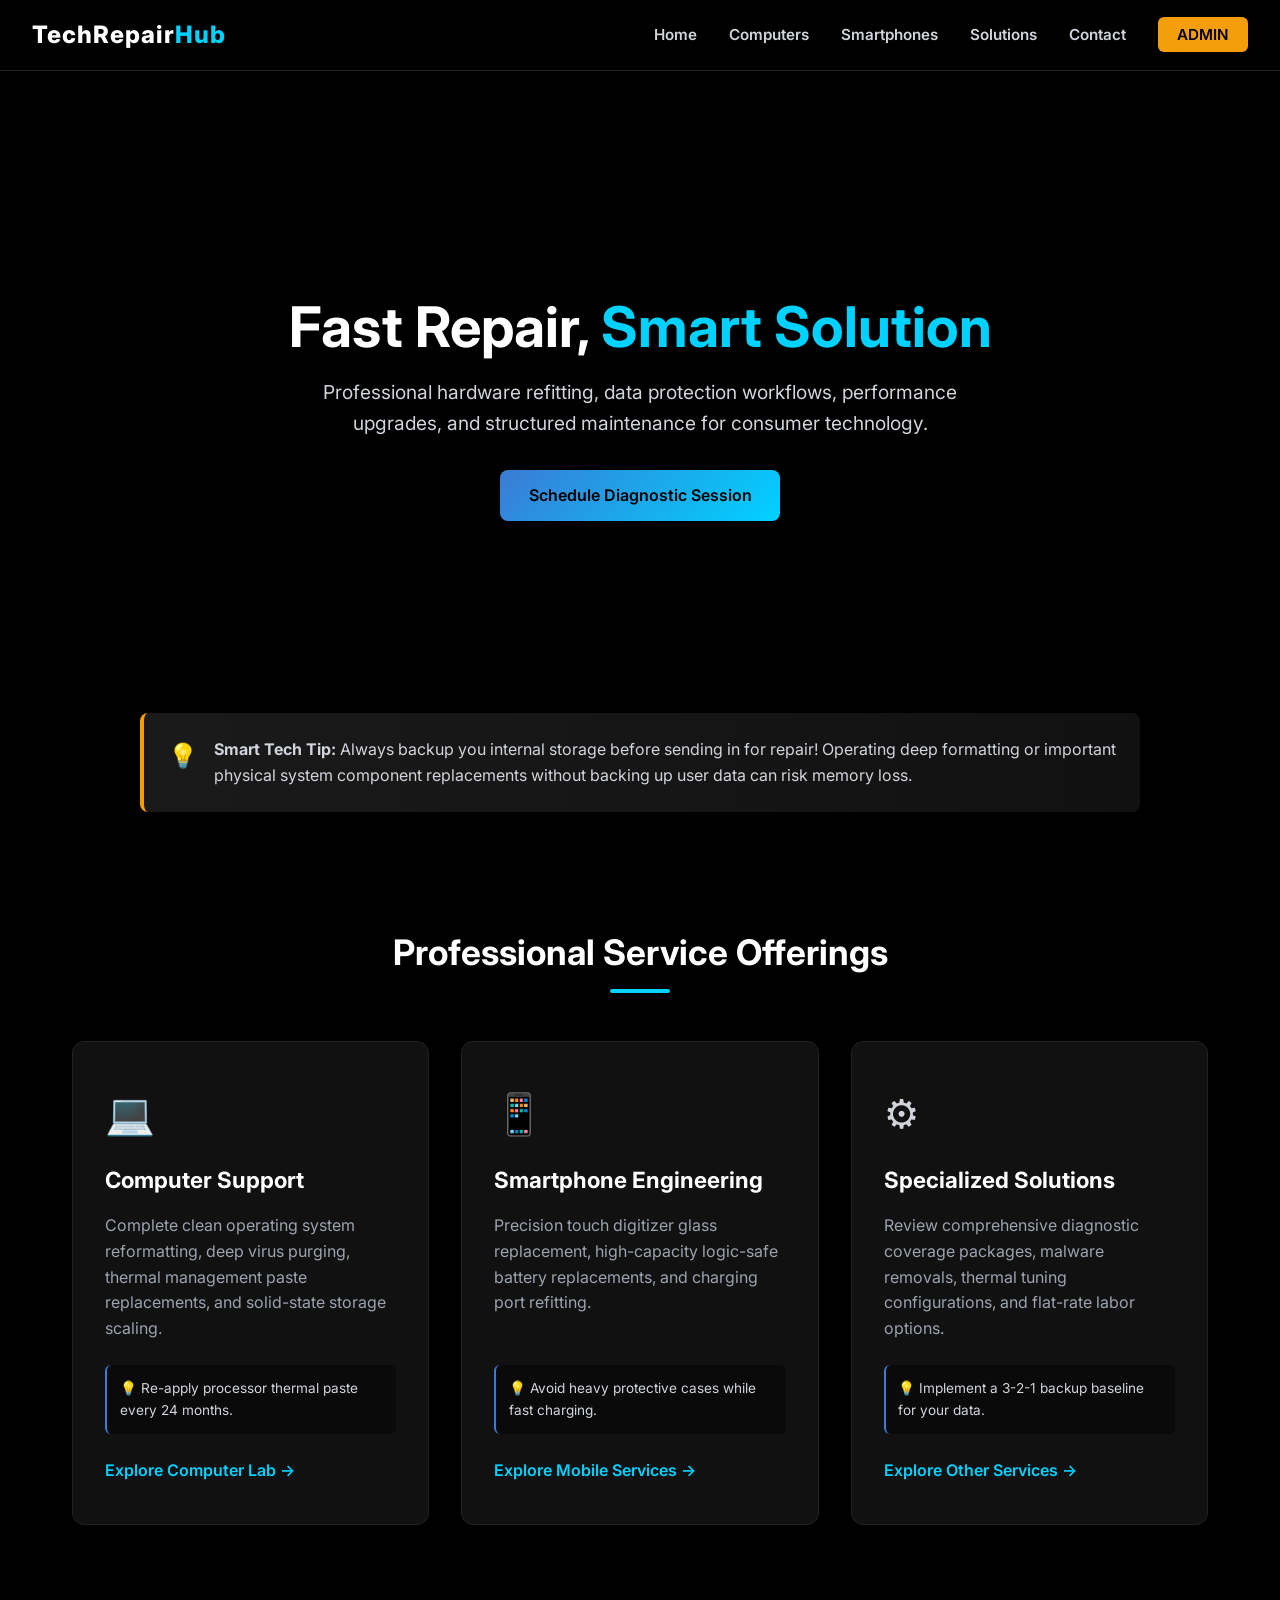
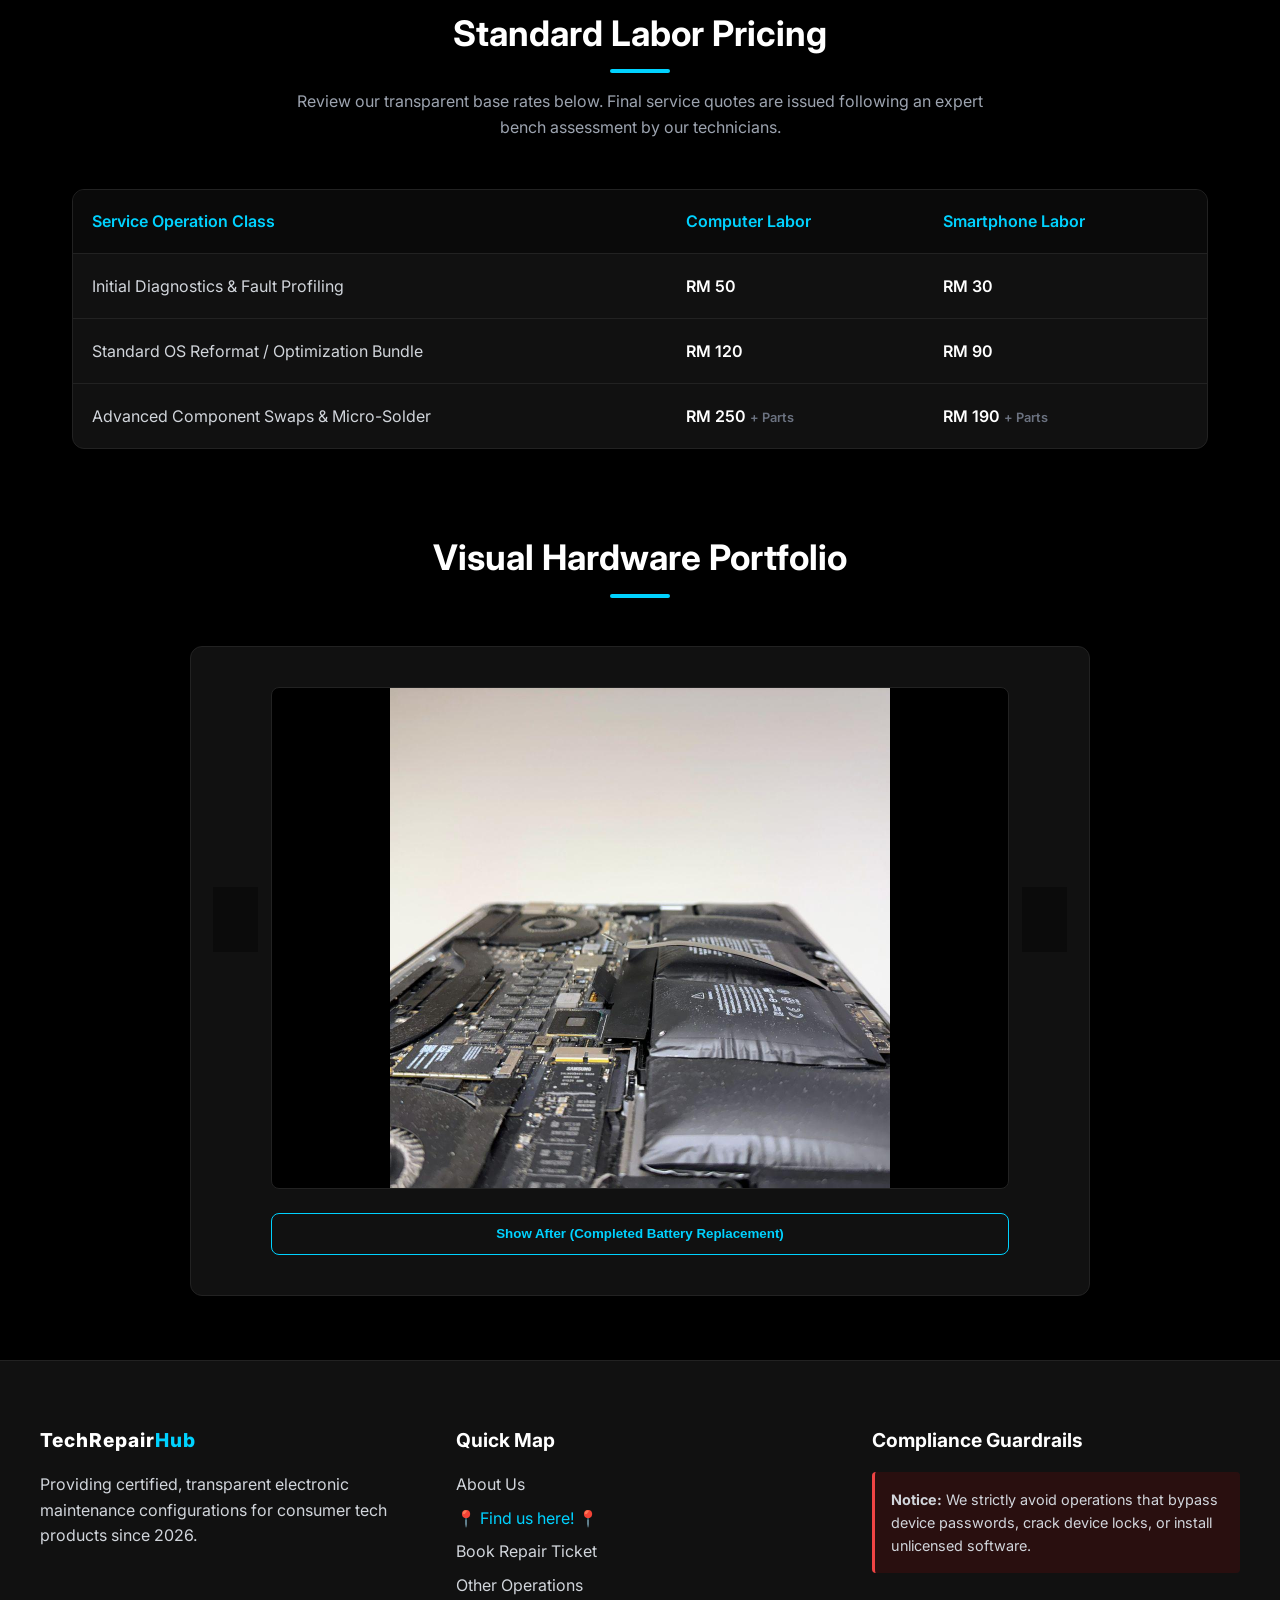
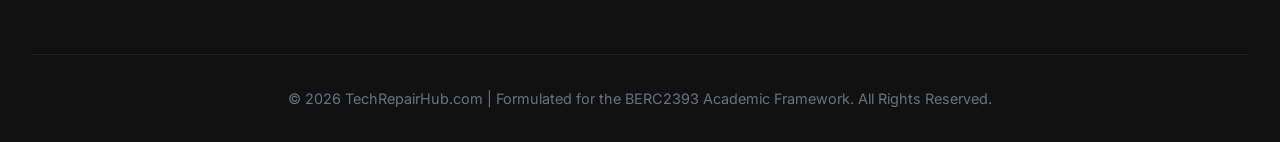
<file: index.html>
<!DOCTYPE html>
<html lang="en">
<head>
    <meta charset="UTF-8">
    <meta name="viewport" content="width=device-width, initial-scale=1.0">
    <title>TechRepairHub | Premium Device Maintenance</title>
    <!-- Google Fonts for a modern, tech-friendly look -->
    <link href="https://fonts.googleapis.com/css2?family=Inter:wght@300;400;600;800&display=swap" rel="stylesheet">
    <link rel="stylesheet" href="styles.css">
</head>
<body>
    
    <!-- Sticky Navigation Bar -->
    <header class="main-header">
        <div class="nav-container">
            <a href="index.html" class="logo">TechRepair<span class="accent">Hub</span></a>
            <nav class="nav-bar">
                <ul>
                    <li><a href="index.html">Home</a></li>
                    <li><a href="computer-services.html">Computers</a></li>
                    <li><a href="smartphone-services.html">Smartphones</a></li>
                    <li><a href="other-services.html">Solutions</a></li>
                    <li><a href="contact.html">Contact</a></li>
                    <li><a href="login.html" class="btn-admin">ADMIN</a></li>
                </ul>
            </nav>
        </div>
    </header>

    <div class="main-wrapper">
        <!-- Parallax Hero Section -->
        <section class="hero">
            <div class="hero-content">
                <h1>Fast Repair, <span class="accent-text">Smart Solution</span></h1>
                <p>Professional hardware refitting, data protection workflows, performance upgrades, and structured maintenance for consumer technology.</p>
                <a href="booking.html" class="btn btn-primary">Schedule Diagnostic Session</a>
            </div>
        </section>

        <!-- Animated Info Banner -->
        <div class="global-tip-banner reveal">
            <div class="tip-content">
                <span class="tip-icon">💡</span>
                <p><strong>Smart Tech Tip:</strong> Always backup you internal storage before sending in for repair! Operating deep formatting or important physical system component replacements without backing up user data can risk memory loss.</p>
            </div>
        </div>

        <main class="container">
            <div class="section-header reveal">
                <h2 class="section-title">Professional Service Offerings</h2>
                <div class="title-underline"></div>
            </div>
            
            <div class="grid-cards">
                <div class="card reveal">
                    <div class="card-icon">💻</div>
                    <h3>Computer Support</h3>
                    <p>Complete clean operating system reformatting, deep virus purging, thermal management paste replacements, and solid-state storage scaling.</p>
                    <div class="inline-tip">💡 Re-apply processor thermal paste every 24 months.</div>
                    <a href="computer-services.html" class="card-link">Explore Computer Lab &rarr;</a>
                </div>
                <div class="card reveal">
                    <div class="card-icon">📱</div>
                    <h3>Smartphone Engineering</h3>
                    <p>Precision touch digitizer glass replacement, high-capacity logic-safe battery replacements, and charging port refitting.</p>
                    <div class="inline-tip">💡 Avoid heavy protective cases while fast charging.</div>
                    <a href="smartphone-services.html" class="card-link">Explore Mobile Services &rarr;</a>
                </div>
                <div class="card reveal">
                    <div class="card-icon">⚙️</div>
                    <h3>Specialized Solutions</h3>
                    <p>Review comprehensive diagnostic coverage packages, malware removals, thermal tuning configurations, and flat-rate labor options.</p>
                    <div class="inline-tip">💡 Implement a 3-2-1 backup baseline for your data.</div>
                    <a href="other-services.html" class="card-link">Explore Other Services &rarr;</a>
                </div>
            </div>

            <div class="section-header reveal">

                <h2 class="section-title">Standard Labor Pricing</h2>
                <div class="title-underline"></div>
                <p class="subtitle">Review our transparent base rates below. Final service quotes are issued following an expert bench assessment by our technicians.</p>
            </div>
            
            <div class="table-wrapper reveal">
                <table>
                    <thead>
                        <tr>
                            <th>Service Operation Class</th>
                            <th>Computer Labor</th>
                            <th>Smartphone Labor</th>
                        </tr>
                    </thead>
                    <tbody>
                        <tr>
                            <td>Initial Diagnostics & Fault Profiling</td>
                            <td class="price">RM 50</td>
                            <td class="price">RM 30</td>
                        </tr>
                        <tr>
                            <td>Standard OS Reformat / Optimization Bundle</td>
                            <td class="price">RM 120</td>
                            <td class="price">RM 90</td>
                        </tr>
                        <tr>
                            <td>Advanced Component Swaps & Micro-Solder</td>
                            <td class="price">RM 250 <span class="tiny-text">+ Parts</span></td>
                            <td class="price">RM 190 <span class="tiny-text">+ Parts</span></td>
                        </tr>
                    </tbody>
                </table>
            </div>

            <div class="section-header reveal">
                <h2 class="section-title">Visual Hardware Portfolio</h2>
                <div class="title-underline"></div>
            </div>

            <!-- NEW SLIDING CAROUSEL MODULE -->
            <div class="portfolio-carousel-wrapper reveal">
                <!-- Left Navigation Button -->
                <button id="prev-slide-btn" class="carousel-nav prev-btn">&#10094;</button>
                
                <div class="carousel-viewport">
                    <div class="carousel-track" id="carousel-track">
                        
                        <!-- SLIDE 1 (Your Original Image) -->
                        <div class="carousel-slide">
                            <div class="image-frame">
                                <img class="gallery-img slider-img" src="before.jpeg" alt="Project 1">
                            </div>
                            <div class="controls">
                                <button class="btn btn-secondary toggle-gallery-btn" data-before="before.jpeg" data-after="after.jpeg">Show After (Completed Battery Replacement)</button>
                            </div>
                        </div>

                        <!-- SLIDE 2 (New Slot) -->
                        <div class="carousel-slide">
                            <div class="image-frame">
                                <img class="gallery-img slider-img" src="before2.png" alt="Project 2">
                            </div>
                            <div class="controls">
                                <button class="btn btn-secondary toggle-gallery-btn" data-before="before2.png" data-after="after2.png">Show After (Completed Backglass Replacement)</button>
                            </div>
                        </div>

                        <!-- SLIDE 3 (New Slot) -->
                        <div class="carousel-slide">
                            <div class="image-frame">
                                <img class="gallery-img slider-img" src="before3.png" alt="Project 3">
                            </div>
                            <div class="controls">
                                <button class="btn btn-secondary toggle-gallery-btn" data-before="before3.png" data-after="after3.png">Show After (Completed Internal Cleaning)</button>
                            </div>
                        </div>

                        <!-- SLIDE 4 (New Slot) -->
                        <div class="carousel-slide">
                            <div class="image-frame">
                                <img class="gallery-img slider-img" src="before4.png" alt="Project 4">
                            </div>
                            <div class="controls">
                                <button class="btn btn-secondary toggle-gallery-btn" data-before="before4.png" data-after="after4.png">Show After (Screen Line Repair)</button>
                            </div>
                        </div>

                    </div>
                </div>

                <!-- Right Navigation Button -->
                <button id="next-slide-btn" class="carousel-nav next-btn">&#10095;</button>
            </div>
            </form>
            </div>
        </main>
    </div>

        <footer class="reveal">
        <div class="footer-grid">
            <div class="footer-brand">
                <h4 class="logo">TechRepair<span class="accent">Hub</span></h4>
                <p>Providing certified, transparent electronic maintenance configurations for consumer tech products since 2026.</p>
            </div>
            <div class="footer-links">
                <h4>Quick Map</h4>
                <a href="about.html">About Us</a>
                <a href="https://www.google.com/maps?sca_esv=a61294bd7b2aaade&biw=1275&bih=725&sxsrf=ANbL-n5QFMPyO3IDm-DUa3TT3At-mlhGSA:1781362323831&uact=5&gs_lp=[base64]&um=1&ie=UTF-8&fb=1&gl=my&sa=X&geocode=KcFuphls5NExMdoNBBYgnMCj&daddr=76100+Durian+Tunggal,+Malacca" target="_blank" style="color: var(--accent-cyan);">
                    📍 Find us here! 📍
                </a>
                <a href="booking.html">Book Repair Ticket</a>
                <a href="other-services.html">Other Operations</a>
            </div>
            <div class="footer-warning">
                <h4>Compliance Guardrails</h4>
                <div class="disclaimer-box">
                    <strong>Notice:</strong> We strictly avoid operations that bypass device passwords, crack device locks, or install unlicensed software.
                </div>
            </div>
        </div>
        <div class="footer-bottom">
            &copy; 2026 TechRepairHub.com | Formulated for the BERC2393 Academic Framework. All Rights Reserved.
        </div>
    </footer>

    <script src="script.js"></script>
</body>
</html>
</file>
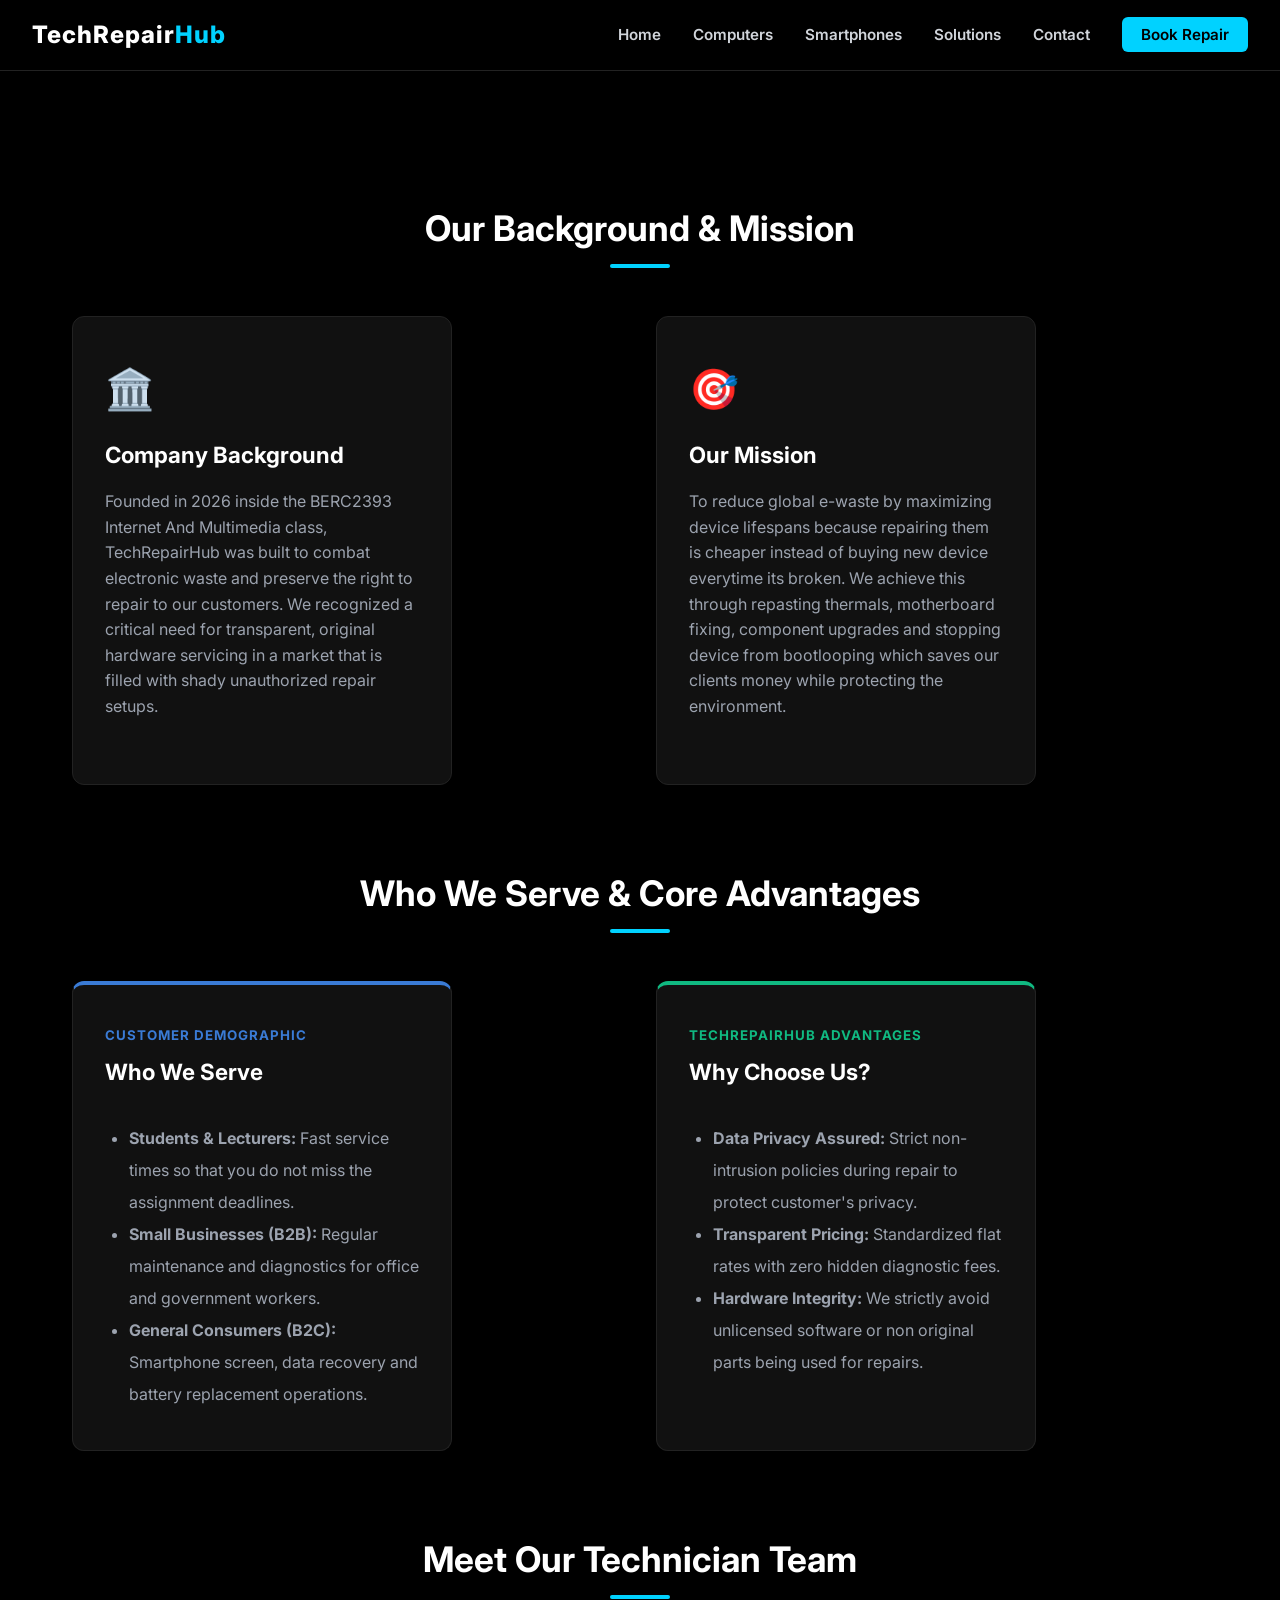
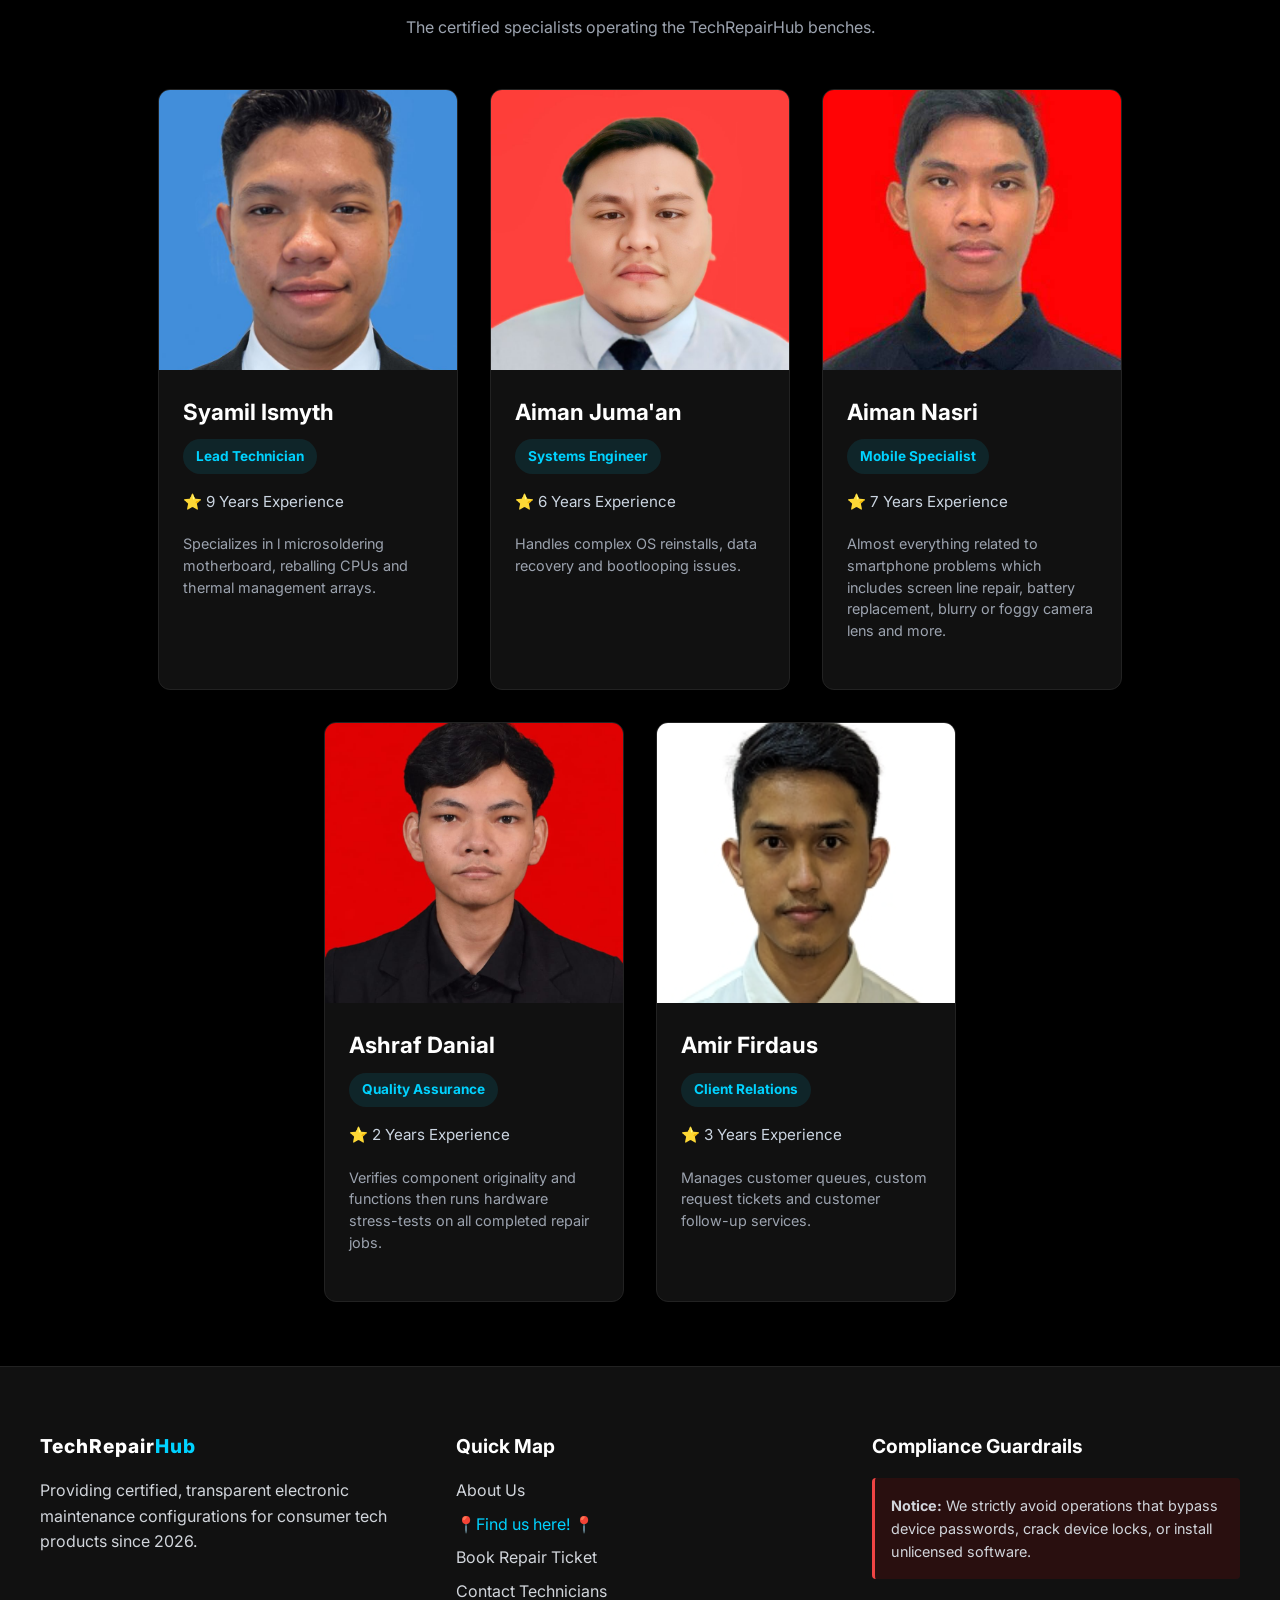
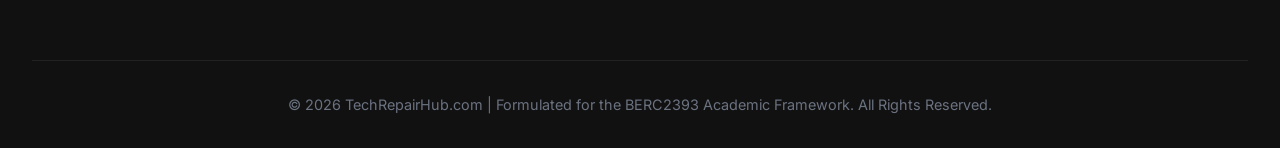
<file: about.html>
<!DOCTYPE html>
<html lang="en">
<head>
    <meta charset="UTF-8">
    <meta name="viewport" content="width=device-width, initial-scale=1.0">
    <title>About Us | TechRepairHub</title>
    <link href="https://fonts.googleapis.com/css2?family=Inter:wght@300;400;600;800&display=swap" rel="stylesheet">
    <link rel="stylesheet" href="styles.css">
</head>
<body>
    <header class="main-header">
        <div class="nav-container">
            <a href="index.html" class="logo">TechRepair<span class="accent">Hub</span></a>
            <nav class="nav-bar">
                <ul>
                    <li><a href="index.html">Home</a></li>
                    <li><a href="computer-services.html">Computers</a></li>
                    <li><a href="smartphone-services.html">Smartphones</a></li>
                    <li><a href="other-services.html">Solutions</a></li>
                    <li><a href="contact.html">Contact</a></li>
                    <li><a href="booking.html" class="btn-nav">Book Repair</a></li>
                </ul>
            </nav>
        </div>
    </header>

    <div class="main-wrapper inner-page-pt">
        <main class="container">
            
            <!-- BACKGROUND & MISSION -->
            <div class="section-header reveal">
                <h2 class="section-title">Our Background & Mission</h2>
                <div class="title-underline"></div>
            </div>
            
            <div class="grid-cards" style="margin-bottom: 4rem;">
                <div class="card reveal">
                    <div class="card-icon">🏛️</div>
                    <h3>Company Background</h3>
                    <p>Founded in 2026 inside the BERC2393 Internet And Multimedia class, TechRepairHub was built to combat electronic waste and preserve the right to repair to our customers. We recognized a critical need for transparent, original hardware servicing in a market that is filled with shady unauthorized repair setups.</p>
                </div>
                <div class="card reveal">
                    <div class="card-icon">🎯</div>
                    <h3>Our Mission</h3>
                    <p>To reduce global e-waste by maximizing device lifespans because repairing them is cheaper instead of buying new device everytime its broken. We achieve this through repasting thermals, motherboard fixing, component upgrades and stopping device from bootlooping which saves our clients money while protecting the environment.</p>
                </div>
            </div>

            <!-- CUSTOMER TYPES & ADVANTAGES -->
            <div class="section-header reveal">
                <h2 class="section-title">Who We Serve & Core Advantages</h2>
                <div class="title-underline"></div>
            </div>

            <div class="grid-cards" style="margin-bottom: 4rem;">
                <div class="card reveal" style="border-top: 4px solid #3a7bd5;">
                    <small style="color:#3a7bd5; font-weight:bold; letter-spacing: 1px;">CUSTOMER DEMOGRAPHIC</small>
                    <h3 style="margin-top:0.5rem;">Who We Serve</h3>
                    <ul style="color: #9ca3af; padding-left: 1.5rem; margin-top: 1rem; line-height: 2;">
                        <li><strong>Students & Lecturers:</strong> Fast service times so that you do not miss the assignment deadlines.</li>
                        <li><strong>Small Businesses (B2B):</strong> Regular maintenance and diagnostics for office and government workers.</li>
                        <li><strong>General Consumers (B2C):</strong> Smartphone screen, data recovery and battery replacement operations.</li>
                    </ul>
                </div>
                <div class="card reveal" style="border-top: 4px solid #10b981;">
                    <small style="color:#10b981; font-weight:bold; letter-spacing: 1px;">TECHREPAIRHUB ADVANTAGES</small>
                    <h3 style="margin-top:0.5rem;">Why Choose Us?</h3>
                    <ul style="color: #9ca3af; padding-left: 1.5rem; margin-top: 1rem; line-height: 2;">
                        <li><strong>Data Privacy Assured:</strong> Strict non-intrusion policies during repair to protect customer's privacy.</li>
                        <li><strong>Transparent Pricing:</strong> Standardized flat rates with zero hidden diagnostic fees.</li>
                        <li><strong>Hardware Integrity:</strong> We strictly avoid unlicensed software or non original parts being used for repairs.</li>
                    </ul>
                </div>
            </div>

            <!-- TEAM INTRODUCTION -->
            <div class="section-header reveal">
                <h2 class="section-title">Meet Our Technician Team</h2>
                <div class="title-underline"></div>
                <p class="subtitle">The certified specialists operating the TechRepairHub benches.</p>
            </div>

            <div class="team-grid reveal">
                <!-- Team Member 1 -->
                <div class="team-card">
                    <img src="team1.jpg" alt="Team Member 1" class="team-img" onerror="this.src='https://ui-avatars.com/api/?name=1&background=0D8ABC&color=fff&size=400'">
                    <div class="team-content">
                        <h3>Syamil Ismyth</h3>
                        <div class="team-role">Lead Technician</div>
                        <div class="team-experience">⭐ 9 Years Experience</div>
                        <p class="team-desc">Specializes in l microsoldering motherboard, reballing CPUs and thermal management arrays.</p>
                     
                    </div>
                </div>
                
                <!-- Team Member 2 -->
                <div class="team-card">
                    <img src="team2.jpg" alt="Team Member 2" class="team-img" onerror="this.src='https://ui-avatars.com/api/?name=2&background=0D8ABC&color=fff&size=400'">
                    <div class="team-content">
                        <h3>Aiman Juma'an</h3>
                        <div class="team-role">Systems Engineer</div>
                        <div class="team-experience">⭐ 6 Years Experience</div>
                        <p class="team-desc">Handles complex OS reinstalls, data recovery and bootlooping issues.</p>
                      
                    </div>
                </div>

                <!-- Team Member 3 -->
                <div class="team-card">
                    <img src="team3.jpg" alt="Team Member 3" class="team-img" onerror="this.src='https://ui-avatars.com/api/?name=3&background=0D8ABC&color=fff&size=400'">
                    <div class="team-content">
                        <h3>Aiman Nasri</h3>
                        <div class="team-role">Mobile Specialist</div>
                        <div class="team-experience">⭐ 7 Years Experience</div>
                        <p class="team-desc">Almost everything related to smartphone problems which includes screen line repair, battery replacement, blurry or foggy camera lens and more.</p>
                      
                    </div>
                </div>

                <!-- Team Member 4 -->
                <div class="team-card">
                    <img src="team4.jpg" alt="Team Member 4" class="team-img" onerror="this.src='https://ui-avatars.com/api/?name=4&background=0D8ABC&color=fff&size=400'">
                    <div class="team-content">
                        <h3>Ashraf Danial</h3>
                        <div class="team-role">Quality Assurance</div>
                        <div class="team-experience">⭐ 2 Years Experience</div>
                        <p class="team-desc">Verifies component originality and functions then runs hardware stress-tests on all completed repair jobs.</p>
                     
                    </div>
                </div>

                <!-- Team Member 5 -->
                <div class="team-card">
                    <img src="team5.jpg" alt="Team Member 5" class="team-img" onerror="this.src='https://ui-avatars.com/api/?name=5&background=0D8ABC&color=fff&size=400'">
                    <div class="team-content">
                        <h3>Amir Firdaus</h3>
                        <div class="team-role">Client Relations</div>
                        <div class="team-experience">⭐ 3 Years Experience</div>
                        <p class="team-desc">Manages customer queues, custom request tickets and customer follow-up services.</p>
                    
                    </div>
                </div>
            </div>

        </main>
    </div>

    <footer class="reveal">
        <div class="footer-grid">
            <div class="footer-brand">
                <h4 class="logo">TechRepair<span class="accent">Hub</span></h4>
                <p>Providing certified, transparent electronic maintenance configurations for consumer tech products since 2026.</p>
            </div>
            <div class="footer-links">
                <h4>Quick Map</h4>
                <a href="about.html">About Us</a>
<a href="https://www.google.com/maps?sca_esv=a61294bd7b2aaade&biw=1275&bih=725&sxsrf=ANbL-n5QFMPyO3IDm-DUa3TT3At-mlhGSA:1781362323831&uact=5&gs_lp=[base64]&um=1&ie=UTF-8&fb=1&gl=my&sa=X&geocode=KcFuphls5NExMdoNBBYgnMCj&daddr=76100+Durian+Tunggal,+Malacca" target="_blank" style="color: var(--accent-cyan); margin-top: 0.5rem;">
                    📍Find us here! 📍
                </a>
                <a href="booking.html">Book Repair Ticket</a>
                <a href="contact.html">Contact Technicians</a>
               
            </div>
            <div class="footer-warning">
                <h4>Compliance Guardrails</h4>
                <div class="disclaimer-box">
                    <strong>Notice:</strong> We strictly avoid operations that bypass device passwords, crack device locks, or install unlicensed software.
                </div>
            </div>
        </div>
        <div class="footer-bottom">
            &copy; 2026 TechRepairHub.com | Formulated for the BERC2393 Academic Framework. All Rights Reserved.
        </div>
    </footer>
    
    <script src="script.js"></script>
</body>
</html>
</file>
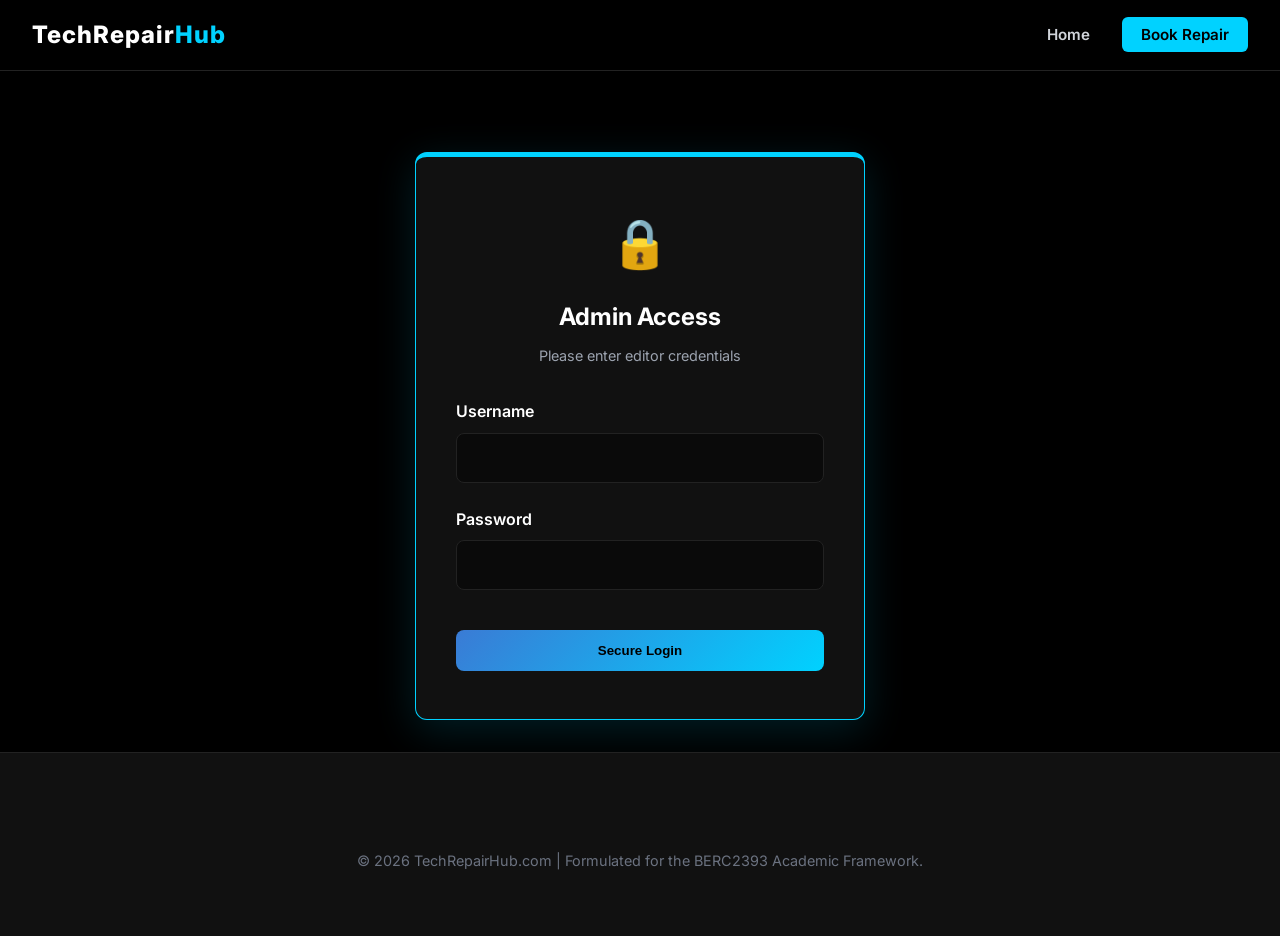
<file: admin.html>
<!DOCTYPE html>
<html lang="en">
<head>
    <meta charset="UTF-8">
    <meta name="viewport" content="width=device-width, initial-scale=1.0">
    <title>Editor Dashboard | TechRepairHub</title>
    <link href="https://fonts.googleapis.com/css2?family=Inter:wght@300;400;600;800&display=swap" rel="stylesheet">
    <link rel="stylesheet" href="styles.css">
</head>
<body>
    <header class="main-header">
        <div class="nav-container">
            <!-- ADDED ID TO THE ADMIN MODE TEXT HERE -->
            <a href="index.html" class="logo">TechRepair<span class="accent">Hub</span> <span id="admin-user-display" style="color: #ef4444; font-size: 0.9rem; margin-left: 10px; font-weight: bold;">[ADMIN MODE]</span></a>
            <nav class="nav-bar">
                <ul>
                    <li><a href="#" id="logout-btn" style="color: #ef4444; font-weight: bold;">Log Out</a></li>
                </ul>
            </nav>
        </div>
    </header>

    <div class="main-wrapper inner-page-pt">
        <main class="container">
            <div class="section-header">
                <h2 class="section-title">System Editor Dashboard</h2>
                <div class="title-underline"></div>
                <p class="subtitle">Welcome back. Manage the website source code and view incoming repair tickets below.</p>
            </div>
            
            <div class="grid-cards" style="margin-bottom: 3rem;">

                <div class="card" style="border-top: 4px solid #10b981; max-width: none;">
                    <div class="card-icon">👨‍💻</div>
                    <h3 style="color: var(--text-bright);">Source Code Editor</h3>
                    <p>Modify HTML, CSS, and JavaScript files directly inside the GitHub repository editor.</p>
                    <a href="https://github.com/techrepair-hub/utem" target="_blank" class="btn btn-secondary" style="margin-top:auto; text-align:center; border-color: #10b981; color: #10b981;">Open GitHub Repository</a>
                </div>

                <!-- Formspree Access Panel -->
                <div class="card" style="border-top: 4px solid #3a7bd5; max-width: none;">
                    <div class="card-icon">🗄️</div>
                    <h3 style="color: var(--text-bright);">Formspree Backend</h3>
                    <p>View the raw email submissions and manage the server-side API configurations.</p>
                    <a href="https://formspree.io/login" target="_blank" class="btn btn-secondary" style="margin-top:auto; text-align:center; border-color: #3a7bd5; color: #3a7bd5;">Open Formspree Dashboard</a>
                </div>
            </div>

            <!-- LIVE DATABASE UI -->
            <div class="section-header" style="margin-top: 4rem;">
                <h2 class="section-title">Live Ticketing Database</h2>
                <div class="title-underline"></div>
                <p class="subtitle">Real-time local tracking of customer submissions.</p>
            </div>

            <div class="table-wrapper">
                <table>
                    <thead>
                        <tr>
                            <th>Date / Time</th>
                            <th>Customer Name</th>
                            <th>Email Address</th>
                            <th>Service Requested</th>
                            <th>Device Details</th>
                        </tr>
                    </thead>
                    <tbody id="admin-database-body">
                        <!-- JavaScript will automatically inject the database rows here -->
                    </tbody>
                </table>
            </div>

            <div style="text-align: right; margin-top: 1rem; margin-bottom: 4rem;">
                <button id="clear-db-btn" class="btn" style="background: rgba(239, 68, 68, 0.1); color: #ef4444; border: 1px solid #ef4444; font-size: 0.9rem;">🗑️ Clear Local Database</button>
            </div>

        </main>
    </div>

<footer class="reveal">
        <div class="footer-grid">
            <div class="footer-brand">
                <h4 class="logo">TechRepair<span class="accent">Hub</span></h4>
                <p>Providing certified, transparent electronic maintenance configurations for consumer tech products since 2026.</p>
            </div>
            <div class="footer-links">
                <h4>Quick Map</h4>
                <a href="about.html">About Us</a>
                <a href="https://www.google.com/maps?sca_esv=a61294bd7b2aaade&biw=1275&bih=725&sxsrf=ANbL-n5QFMPyO3IDm-DUa3TT3At-mlhGSA:1781362323831&uact=5&gs_lp=[base64]&um=1&ie=UTF-8&fb=1&gl=my&sa=X&geocode=KcFuphls5NExMdoNBBYgnMCj&daddr=76100+Durian+Tunggal,+Malacca" target="_blank" style="color: var(--accent-cyan);">
                    📍 Find us here! 📍
                </a>
                <a href="booking.html">Book Repair Ticket</a>
                <a href="other-services.html">Other Operations</a>
            </div>
            <div class="footer-warning">
                <h4>Compliance Guardrails</h4>
                <div class="disclaimer-box">
                    <strong>Notice:</strong> We strictly avoid operations that bypass device passwords, crack device locks, or install unlicensed software.
                </div>
        </div>
        <div class="footer-bottom">
            &copy; 2026 TechRepairHub.com | Formulated for the BERC2393 Academic Framework. All Rights Reserved.
        </div>
    </footer>
    
    <script src="script.js"></script>
</body>
</html>
</file>
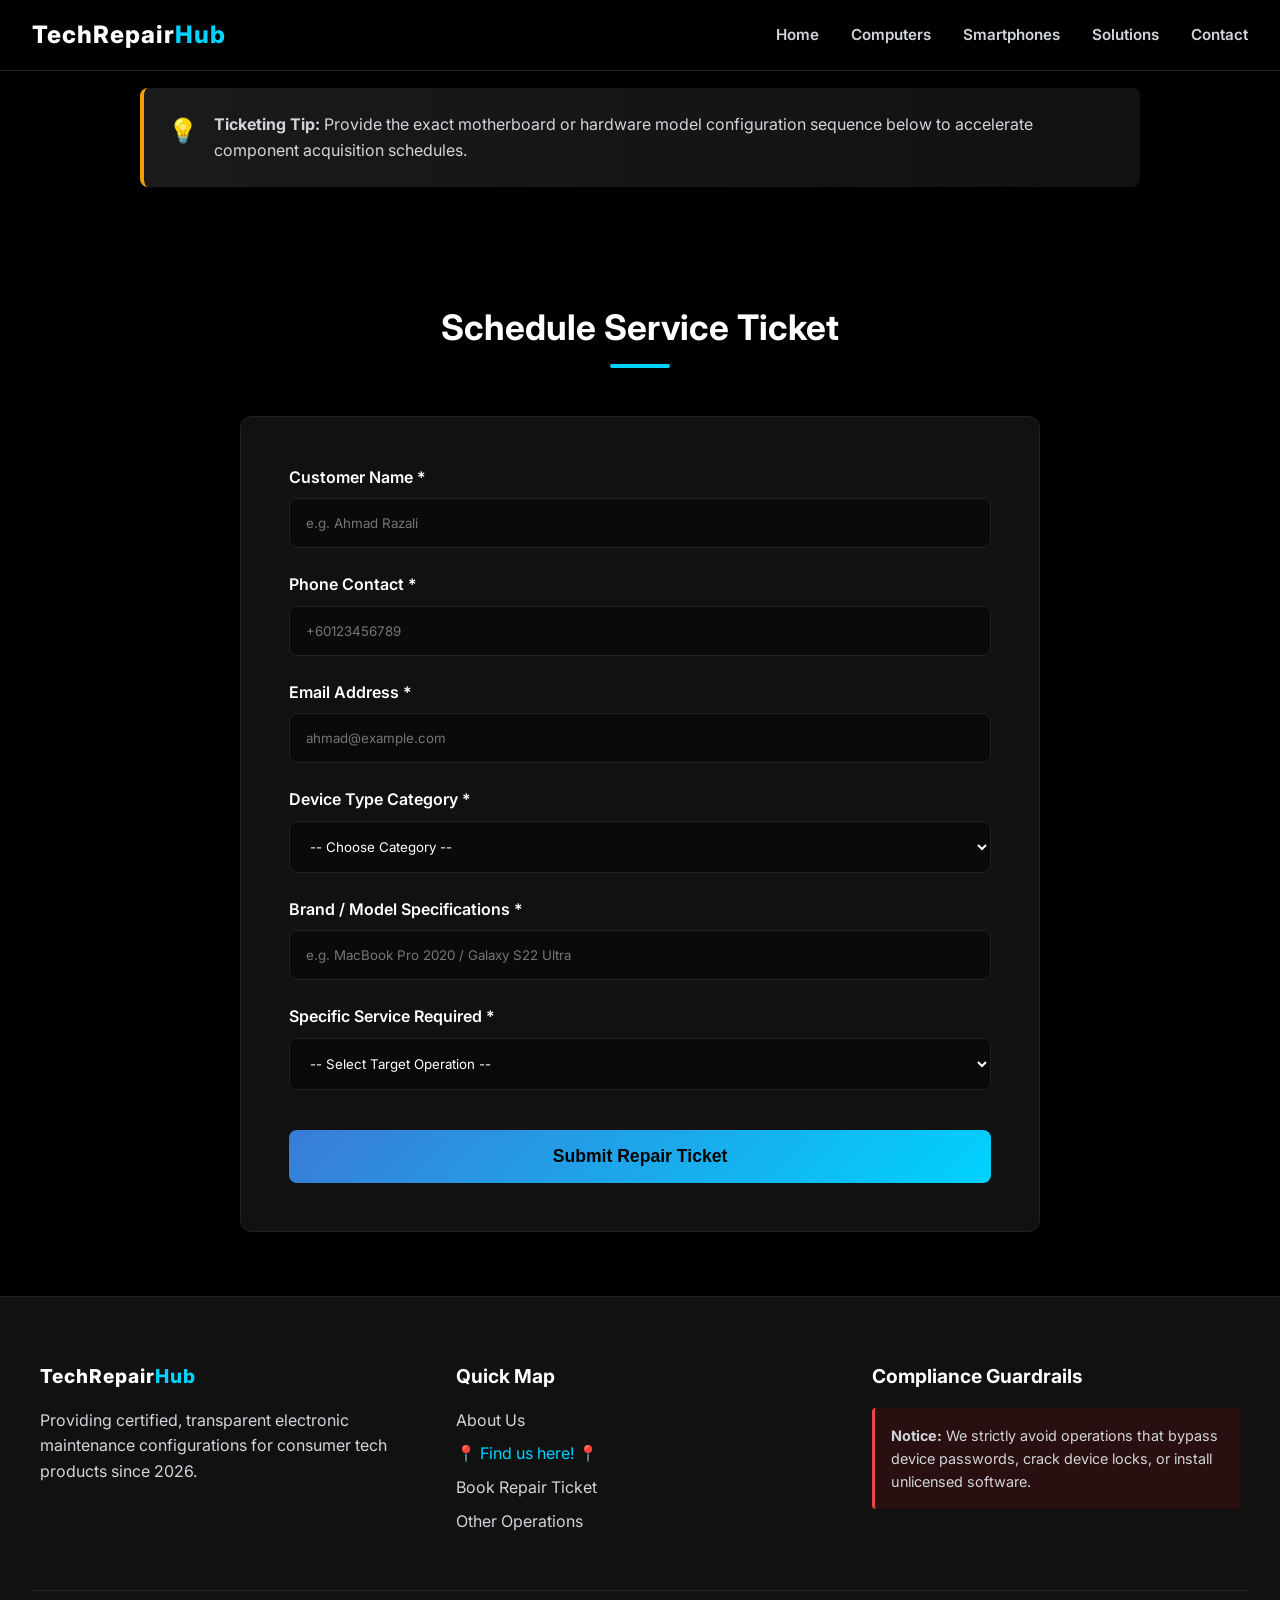
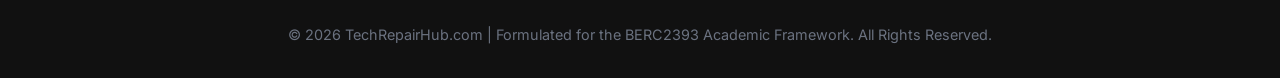
<file: booking.html>
<!DOCTYPE html>
<html lang="en">
<head>
    <meta charset="UTF-8">
    <meta name="viewport" content="width=device-width, initial-scale=1.0">
    <title>Book Service | TechRepairHub</title>
    <link href="https://fonts.googleapis.com/css2?family=Inter:wght@300;400;600;800&display=swap" rel="stylesheet">
    <link rel="stylesheet" href="styles.css">
    <style>
        .dynamic-field { display: none; opacity: 0; transform: translateY(-10px); transition: all 0.4s ease; }
        .dynamic-field.show { display: block; animation: dropDownFade 0.4s forwards; }
        @keyframes dropDownFade { to { opacity: 1; transform: translateY(0); } }
    </style>
</head>
<body>
    <header class="main-header">
        <div class="nav-container">
            <a href="index.html" class="logo">TechRepair<span class="accent">Hub</span></a>
            <nav class="nav-bar">
                <ul>
                    <li><a href="index.html">Home</a></li>
                    <li><a href="computer-services.html">Computers</a></li>
                    <li><a href="smartphone-services.html">Smartphones</a></li>
                    <li><a href="other-services.html">Solutions</a></li>
                    <li><a href="contact.html">Contact</a></li>
                </ul>
            </nav>
        </div>
    </header>

    <div class="main-wrapper inner-page-pt">
        <div class="global-tip-banner reveal">
            <div class="tip-content">
                <span class="tip-icon">💡</span>
                <p><strong>Ticketing Tip:</strong> Provide the exact motherboard or hardware model configuration sequence below to accelerate component acquisition schedules.</p>
            </div>
        </div>

        <main class="container">
            <div class="section-header reveal">
                <h2 class="section-title">Schedule Service Ticket</h2>
                <div class="title-underline"></div>
            </div>

            <div class="card reveal" style="max-width: 800px; margin: 0 auto; padding: 3rem;">
                
                <form id="booking-request-form" action="https://formspree.io/f/mrewaeoy" method="POST">
                <input type="hidden" name="_next" value="https://techrepair-hub.github.io/utem/success.html">
                    
                    <div class="form-group">
                        <label for="client-name">Customer Name *</label>
                        <input type="text" id="client-name" name="Customer_Name" class="form-control" placeholder="e.g. Ahmad Razali" required>
                    </div>
                    
                    <div class="form-group">
                        <label for="client-phone">Phone Contact *</label>
                        <input type="tel" id="client-phone" name="Phone_Number" class="form-control" placeholder="+60123456789" required>
                    </div>
                    
                    <div class="form-group">
                        <label for="client-email">Email Address *</label>
                        <input type="email" id="client-email" name="email" class="form-control" placeholder="ahmad@example.com" required>
                    </div>
                    
                    <div class="form-group">
                        <label for="device-type">Device Type Category *</label>
                        <select id="device-type" name="Device_Type" class="form-control" required>
                            <option value="">-- Choose Category --</option>
                            <option value="Personal Computer / Laptop">Personal Computer / Laptop</option>
                            <option value="Smartphone Operating System">Smartphone Operating System</option>
                        </select>
                    </div>
                    
                    <div class="form-group">
                        <label for="device-model">Brand / Model Specifications *</label>
                        <input type="text" id="device-model" name="Device_Model" class="form-control" placeholder="e.g. MacBook Pro 2020 / Galaxy S22 Ultra" required>
                    </div>
                    
                    <div class="form-group">
                        <label for="service-cat">Specific Service Required *</label>
                        <select id="service-cat" name="Service_Requested" class="form-control" required>
                            <option value="">-- Select Target Operation --</option>
                            <optgroup label="Computer & Laptop Services">
                                <option value="Laptop/PC Formatting">Laptop/PC Formatting</option>
                                <option value="SSD & RAM Upgrades">SSD & RAM Upgrades</option>
                                <option value="Virus & Malware Purging">Virus & Malware Purging</option>
                                <option value="Component Replacements">Component Replacements</option>
                            </optgroup>
                            <optgroup label="Smartphone Services">
                                <option value="Screen Replacement">Screen Replacement</option>
                                <option value="Battery Replacement">Battery Replacement</option>
                                <option value="Charging Port Solutions">Charging Port Solutions</option>
                                <option value="Audio Array Refitting">Audio Array Refitting</option>
                            </optgroup>
                            <optgroup label="Predefined Packages">
                                <option value="Package A: Basic Check-up">Package A: Basic Device Check-up</option>
                                <option value="Package B: Formatting Suite">Package B: Laptop Formatting Suite</option>
                                <option value="Package C: SSD/RAM Upgrade">Package C: SSD/RAM Upgrade Drive</option>
                                <option value="Package D: Screen Repair">Package D: Smartphone Screen Repair</option>
                                <option value="Package E: Battery Resuscitation">Package E: Battery Resuscitation</option>
                                <option value="Package F: Water Damage">Package F: Water Damage Diagnostic</option>
                            </optgroup>
                            <optgroup label="Other">
                                <option value="other-custom">Custom / Unsure (Describe Below)</option>
                            </optgroup>
                        </select>
                    </div>

                    <div class="form-group dynamic-field" id="custom-service-group">
                        <label for="custom-service-details">Please Specify Your Request *</label>
                        <input type="text" id="custom-service-details" name="Custom_Service_Details" class="form-control" placeholder="e.g. Custom PC Building, Data Recovery...">
                    </div>

                    <button type="submit" class="btn btn-primary" style="width:100%; margin-top:1rem; padding: 1rem; font-size: 1.1rem; cursor: pointer;">
                        Submit Repair Ticket
                    </button>
                    
                </form>
            </div>
        </main>
    </div>

    <footer class="reveal">
        <div class="footer-grid">
            <div class="footer-brand">
                <h4 class="logo">TechRepair<span class="accent">Hub</span></h4>
                <p>Providing certified, transparent electronic maintenance configurations for consumer tech products since 2026.</p>
            </div>
            <div class="footer-links">
                <h4>Quick Map</h4>
                <a href="about.html">About Us</a>
                <a href="https://www.google.com/maps?sca_esv=a61294bd7b2aaade&biw=1275&bih=725&sxsrf=ANbL-n5QFMPyO3IDm-DUa3TT3At-mlhGSA:1781362323831&uact=5&gs_lp=[base64]&um=1&ie=UTF-8&fb=1&gl=my&sa=X&geocode=KcFuphls5NExMdoNBBYgnMCj&daddr=76100+Durian+Tunggal,+Malacca" target="_blank" style="color: var(--accent-cyan);">
                    📍 Find us here! 📍
                </a>
                <a href="booking.html">Book Repair Ticket</a>
                <a href="other-services.html">Other Operations</a>
            </div>
            <div class="footer-warning">
                <h4>Compliance Guardrails</h4>
                <div class="disclaimer-box">
                    <strong>Notice:</strong> We strictly avoid operations that bypass device passwords, crack device locks, or install unlicensed software.
                </div>
            </div>
        </div>
        <div class="footer-bottom">
            &copy; 2026 TechRepairHub.com | Formulated for the BERC2393 Academic Framework. All Rights Reserved.
        </div>
    </footer>
    
    <script src="script.js"></script>
</body>
</html>
</file>
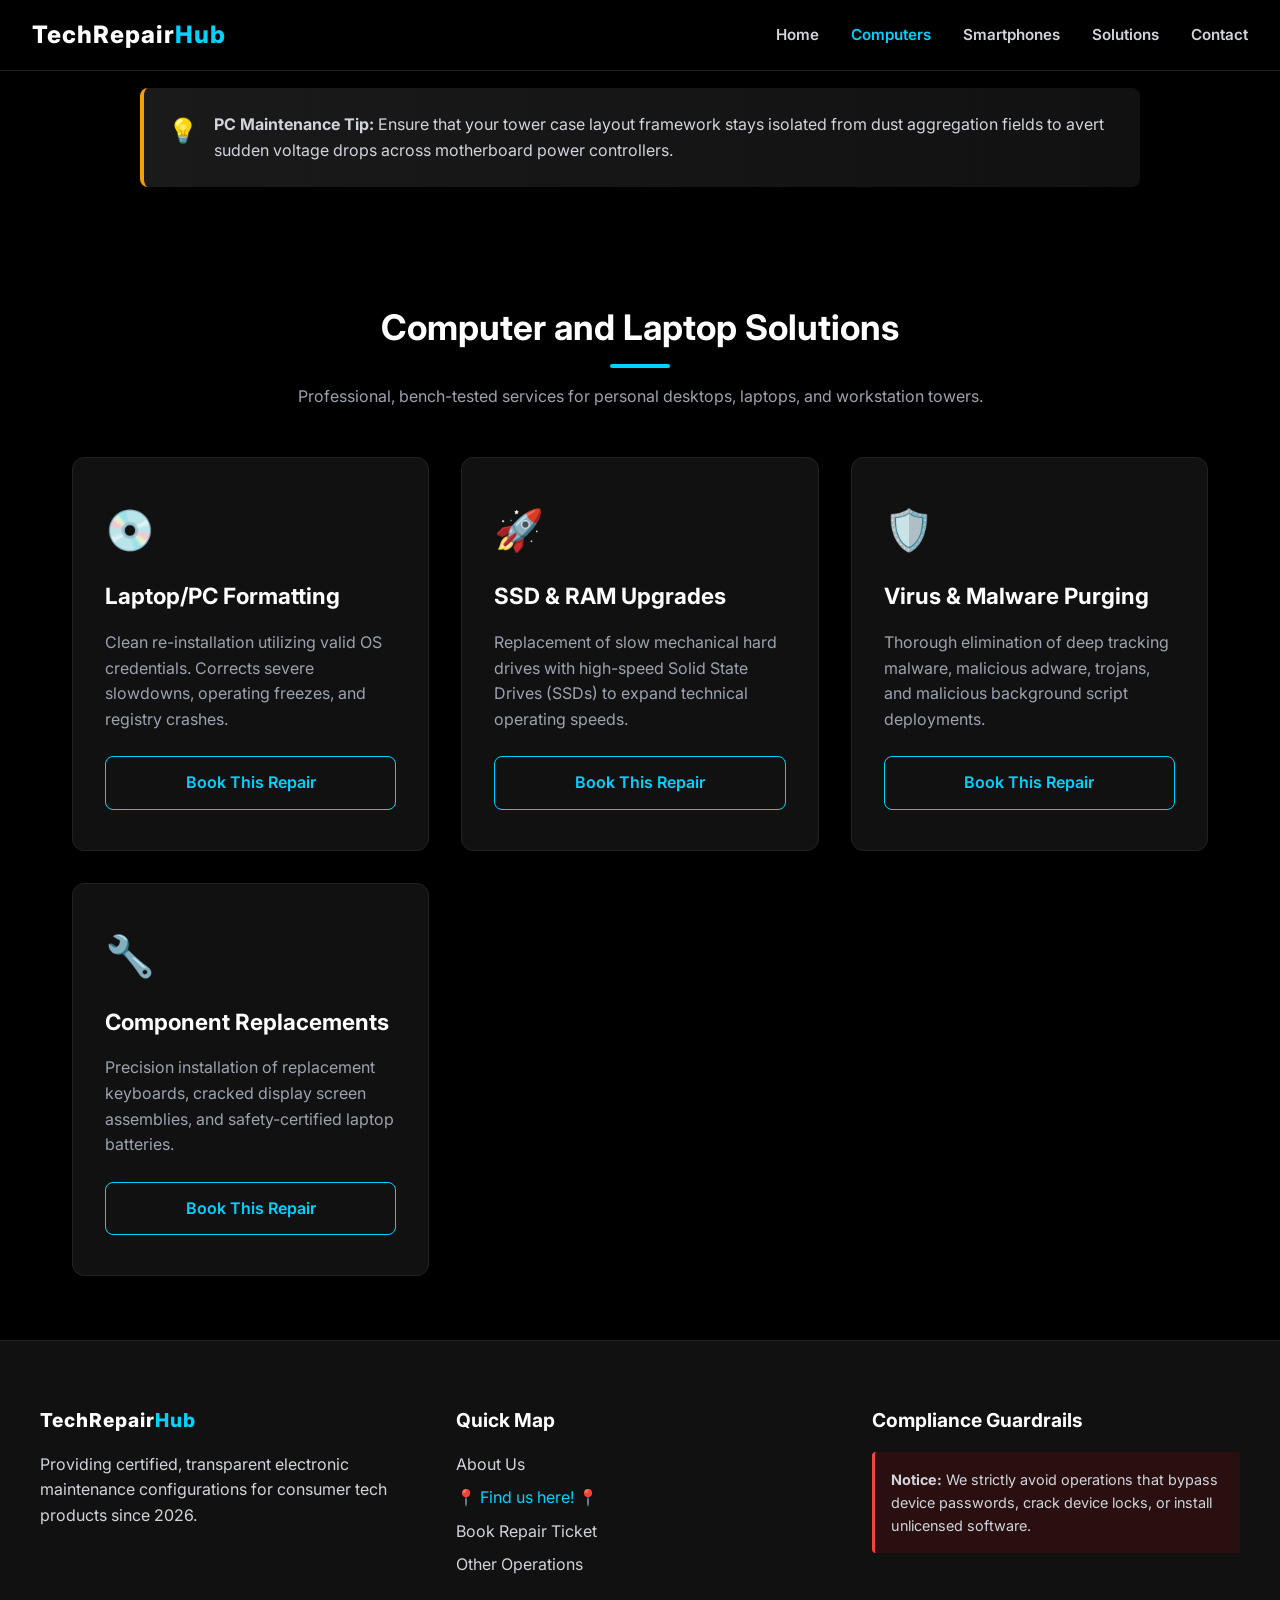
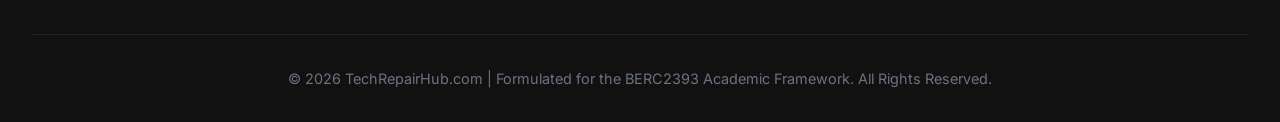
<file: computer-services.html>
<!DOCTYPE html>
<html lang="en">
<head>
    <meta charset="UTF-8">
    <meta name="viewport" content="width=device-width, initial-scale=1.0">
    <title>Computer Services | TechRepairHub</title>
    <link href="https://fonts.googleapis.com/css2?family=Inter:wght@300;400;600;800&display=swap" rel="stylesheet">
    <link rel="stylesheet" href="styles.css">
</head>
<body>
    <header class="main-header">
        <div class="nav-container">
            <a href="index.html" class="logo">TechRepair<span class="accent">Hub</span></a>
            <nav class="nav-bar">
                <ul>
                    <li><a href="index.html">Home</a></li>
                    <li><a href="computer-services.html" class="active">Computers</a></li>
                    <li><a href="smartphone-services.html">Smartphones</a></li>
                    <li><a href="other-services.html">Solutions</a></li>
                    <li><a href="contact.html">Contact</a></li>
                </ul>
            </nav>
        </div>
    </header>

    <div class="main-wrapper inner-page-pt">
        <div class="global-tip-banner reveal">
            <div class="tip-content">
                <span class="tip-icon">💡</span>
                <p><strong>PC Maintenance Tip:</strong> Ensure that your tower case layout framework stays isolated from dust aggregation fields to avert sudden voltage drops across motherboard power controllers.</p>
            </div>
        </div>

        <main class="container">
            <div class="section-header reveal">
                <h2 class="section-title">Computer and Laptop Solutions</h2>
                <div class="title-underline"></div>
                <p class="subtitle">Professional, bench-tested services for personal desktops, laptops, and workstation towers.</p>
            </div>
            
            <div class="grid-cards">
                <div class="card reveal">
                    <div class="card-icon">💿</div>
                    <h3>Laptop/PC Formatting</h3>
                    <p>Clean re-installation utilizing valid OS credentials. Corrects severe slowdowns, operating freezes, and registry crashes.</p>
                    <a href="booking.html?service=pc-format" class="btn btn-secondary" style="margin-top:auto; text-align:center;">Book This Repair</a>
                </div>
                <div class="card reveal">
                    <div class="card-icon">🚀</div>
                    <h3>SSD & RAM Upgrades</h3>
                    <p>Replacement of slow mechanical hard drives with high-speed Solid State Drives (SSDs) to expand technical operating speeds.</p>
                    <a href="booking.html?service=pc-upgrade" class="btn btn-secondary" style="margin-top:auto; text-align:center;">Book This Repair</a>
                </div>
                <div class="card reveal">
                    <div class="card-icon">🛡️</div>
                    <h3>Virus & Malware Purging</h3>
                    <p>Thorough elimination of deep tracking malware, malicious adware, trojans, and malicious background script deployments.</p>
                    <a href="booking.html?service=pc-virus" class="btn btn-secondary" style="margin-top:auto; text-align:center;">Book This Repair</a>
                </div>
                <div class="card reveal">
                    <div class="card-icon">🔧</div>
                    <h3>Component Replacements</h3>
                    <p>Precision installation of replacement keyboards, cracked display screen assemblies, and safety-certified laptop batteries.</p>
                    <a href="booking.html?service=pc-hardware" class="btn btn-secondary" style="margin-top:auto; text-align:center;">Book This Repair</a>
                </div>
            </div>
        </main>
    </div>

    <footer class="reveal">
        <div class="footer-grid">
            <div class="footer-brand">
                <h4 class="logo">TechRepair<span class="accent">Hub</span></h4>
                <p>Providing certified, transparent electronic maintenance configurations for consumer tech products since 2026.</p>
            </div>
            <div class="footer-links">
                <h4>Quick Map</h4>
                <a href="about.html">About Us</a>
                <a href="https://www.google.com/maps?q=Johor+Bahru,+Johor,+Malaysia" target="_blank" style="color: var(--accent-cyan);">
                    📍 Find us here! 📍
                </a>
                <a href="booking.html">Book Repair Ticket</a>
                <a href="other-services.html">Other Operations</a>
            </div>
            <div class="footer-warning">
                <h4>Compliance Guardrails</h4>
                <div class="disclaimer-box">
                    <strong>Notice:</strong> We strictly avoid operations that bypass device passwords, crack device locks, or install unlicensed software.
                </div>
            </div>
        </div>
        <div class="footer-bottom">
            &copy; 2026 TechRepairHub.com | Formulated for the BERC2393 Academic Framework. All Rights Reserved.
        </div>
    </footer>
    <script src="script.js"></script>
</body>
</html>
</file>
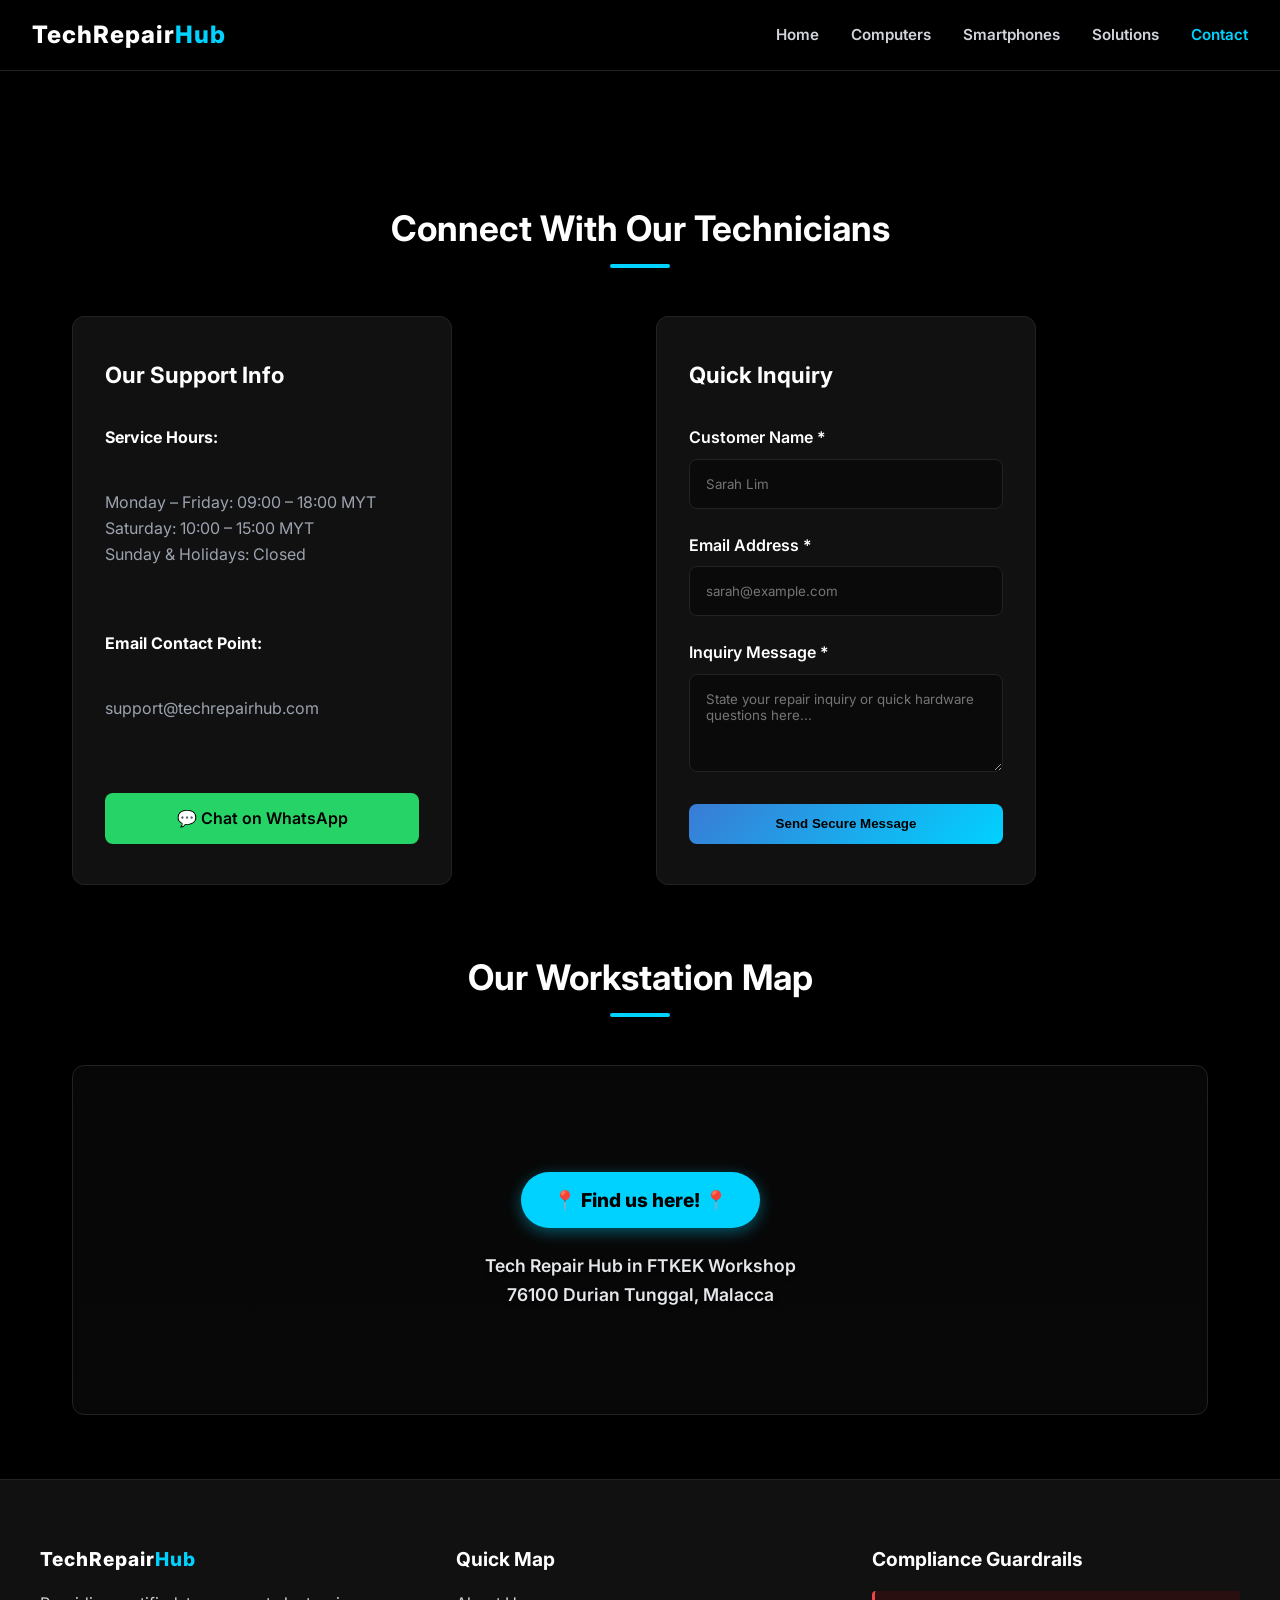
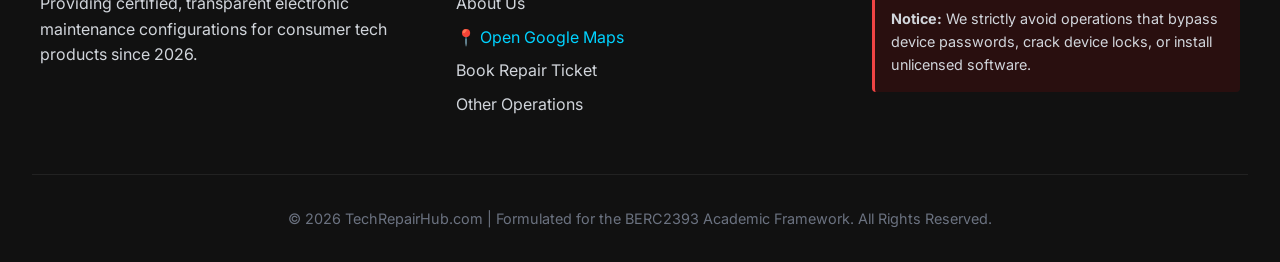
<file: contact.html>
<!DOCTYPE html>
<html lang="en">
<head>
    <meta charset="UTF-8">
    <meta name="viewport" content="width=device-width, initial-scale=1.0">
    <title>Contact Us | TechRepairHub</title>
    <link href="https://fonts.googleapis.com/css2?family=Inter:wght@300;400;600;800&display=swap" rel="stylesheet">
    <link rel="stylesheet" href="styles.css">
    
    <style>
        /* Premium Interactive Map Box Styling */
        .map-container-link {
            width: 100%;
            height: 350px;
            /* Uses a dark map background from Unsplash */
            background: linear-gradient(rgba(10, 10, 10, 0.7), rgba(10, 10, 10, 0.8)), url('https://images.unsplash.com/photo-1524661135-423995f22d0b?ixlib=rb-4.0.3&auto=format&fit=crop&w=1000&q=80') center/cover;
            border-radius: 12px;
            display: flex;
            justify-content: center;
            align-items: center;
            border: 1px solid var(--border-color);
            text-align: center;
            padding: 1.5rem;
            text-decoration: none;
            transition: all 0.4s ease;
        }

        .map-container-link:hover {
            border-color: var(--accent-cyan);
            box-shadow: 0 10px 40px rgba(0, 210, 255, 0.2);
            transform: translateY(-5px);
        }

        .map-button-pill {
            background: var(--accent-cyan);
            color: #000;
            padding: 0.8rem 2rem;
            border-radius: 30px;
            font-size: 1.2rem;
            font-weight: 800;
            display: inline-block;
            box-shadow: 0 4px 15px rgba(0, 210, 255, 0.4);
            transition: all 0.3s;
        }

        .map-container-link:hover .map-button-pill {
            background: #fff;
            box-shadow: 0 4px 20px rgba(255, 255, 255, 0.6);
        }
    </style>
</head>
<body>
    <header class="main-header">
        <div class="nav-container">
            <a href="index.html" class="logo">TechRepair<span class="accent">Hub</span></a>
            <nav class="nav-bar">
                <ul>
                    <li><a href="index.html">Home</a></li>
                    <li><a href="computer-services.html">Computers</a></li>
                    <li><a href="smartphone-services.html">Smartphones</a></li>
                    <li><a href="other-services.html">Solutions</a></li>
                    <li><a href="contact.html" class="active">Contact</a></li>
                </ul>
            </nav>
        </div>
    </header>

    <div class="main-wrapper inner-page-pt">
        <main class="container">
            <div class="section-header reveal">
                <h2 class="section-title">Connect With Our Technicians</h2>
                <div class="title-underline"></div>
            </div>
            
            <div class="grid-cards">
                <div class="card reveal">
                    <h3>Our Support Info</h3>
                    <p style="margin-top: 1rem; color: var(--text-bright);"><strong>Service Hours:</strong></p>
                    <p>Monday – Friday: 09:00 – 18:00 MYT<br>Saturday: 10:00 – 15:00 MYT<br>Sunday & Holidays: Closed</p>
                    
                    <p style="margin-top:1.5rem; color: var(--text-bright);"><strong>Email Contact Point:</strong></p>
                    <p>support@techrepairhub.com</p>

                    <a href="https://wa.me/60178852607?text=Hello Tech Repair Hub, I want to inquire about my phone/computer " target="_blank" class="btn" style="display:block; text-align:center; background-color:#25d366; color:var(--amoled-black); margin-top:2rem;">
                        💬 Chat on WhatsApp
                    </a>
                </div>

                <div class="card reveal">
                    <h3>Quick Inquiry</h3>
                    
                    <form action="https://formspree.io/f/mzdqyaag" method="POST">
                        <div class="form-group" style="margin-top: 1rem;">
                            <label>Customer Name *</label>
                            <input type="text" name="Contact_Name" class="form-control" placeholder="Sarah Lim" required>
                        </div>
                        
                        <div class="form-group">
                            <label>Email Address *</label>
                            <input type="email" name="Contact_Email" class="form-control" placeholder="sarah@example.com" required>
                        </div>
                        
                        <div class="form-group">
                            <label>Inquiry Message *</label>
                            <textarea name="Contact_Message" class="form-control" rows="4" placeholder="State your repair inquiry or quick hardware questions here..." required></textarea>
                        </div>
                        
                        <button type="submit" class="btn btn-primary" style="width:100%; cursor: pointer;">Send Secure Message</button>
                    </form>

                </div>
            </div>

            <div class="section-header reveal" style="margin-top: 4rem;">
                <h2 class="section-title">Our Workstation Map</h2>
                <div class="title-underline"></div>
            </div>
            
            <!-- YOUR GOOGLE MAPS LINK INTEGRATION IS HERE -->
            <a href="https://www.google.com/maps?sca_esv=a61294bd7b2aaade&biw=1275&bih=725&sxsrf=ANbL-n5QFMPyO3IDm-DUa3TT3At-mlhGSA:1781362323831&uact=5&gs_lp=[base64]&um=1&ie=UTF-8&fb=1&gl=my&sa=X&geocode=KcFuphls5NExMdoNBBYgnMCj&daddr=76100+Durian+Tunggal,+Malacca" target="_blank" class="map-container-link reveal">
                <span>
                    <div class="map-button-pill">📍 Find us here! 📍</div>
                    <small style="font-weight:600; color:#e5e7eb; display:block; margin-top: 1.5rem; font-size: 1.1rem; text-shadow: 0 2px 4px rgba(0,0,0,0.8);">
                        Tech Repair Hub in FTKEK Workshop<br>
                        76100 Durian Tunggal, Malacca
                    </small>
                </span>
            </a>
            
        </main>
    </div>

    <!-- The Fully Restored Footer (No Missing Dots!) -->
    <footer class="reveal">
        <div class="footer-grid">
            <div class="footer-brand">
                <h4 class="logo">TechRepair<span class="accent">Hub</span></h4>
                <p>Providing certified, transparent electronic maintenance configurations for consumer tech products since 2026.</p>
            </div>
            <div class="footer-links">
                <h4>Quick Map</h4>
                <a href="about.html">About Us</a>

                <a href="https://www.google.com/maps?sca_esv=a61294bd7b2aaade&biw=1275&bih=725&sxsrf=ANbL-n5QFMPyO3IDm-DUa3TT3At-mlhGSA:1781362323831&uact=5&gs_lp=[base64]&um=1&ie=UTF-8&fb=1&gl=my&sa=X&geocode=KcFuphls5NExMdoNBBYgnMCj&daddr=76100+Durian+Tunggal,+Malacca" target="_blank" style="color: var(--accent-cyan);">
                    📍 Open Google Maps
                </a>
                <a href="booking.html">Book Repair Ticket</a>
                <a href="other-services.html">Other Operations</a>
            </div>
            <div class="footer-warning">
                <h4>Compliance Guardrails</h4>
                <div class="disclaimer-box">
                    <strong>Notice:</strong> We strictly avoid operations that bypass device passwords, crack device locks, or install unlicensed software.
                </div>
            </div>
        </div>
        <div class="footer-bottom">
            &copy; 2026 TechRepairHub.com | Formulated for the BERC2393 Academic Framework. All Rights Reserved.
        </div>
    </footer>
    
    <script src="script.js"></script>
</body>
</html>
</file>
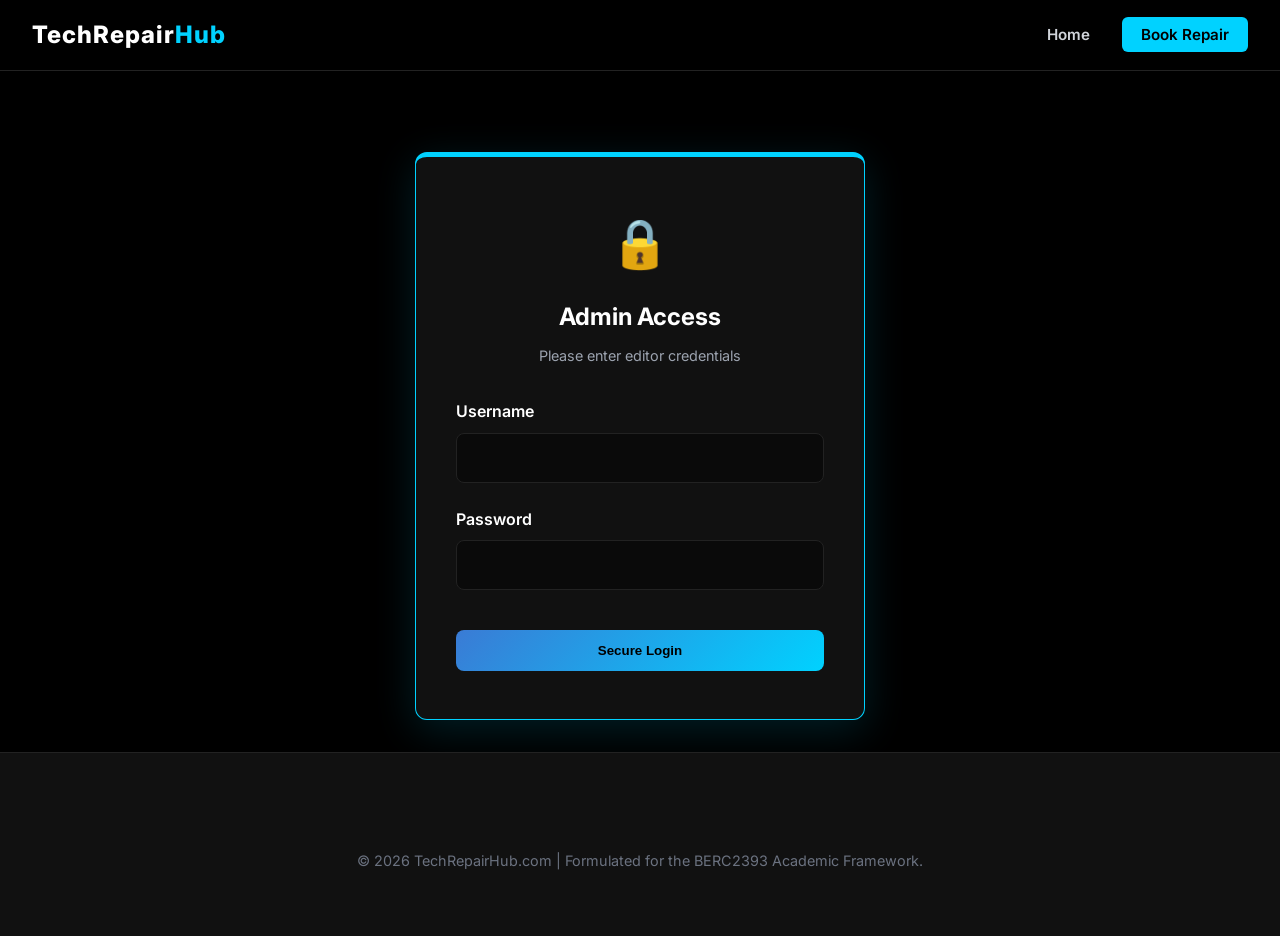
<file: login.html>
<!DOCTYPE html>
<html lang="en">
<head>
    <meta charset="UTF-8">
    <meta name="viewport" content="width=device-width, initial-scale=1.0">
    <title>Admin Login | TechRepairHub</title>
    <link href="https://fonts.googleapis.com/css2?family=Inter:wght@300;400;600;800&display=swap" rel="stylesheet">
    <link rel="stylesheet" href="styles.css">
    <style>
        .login-wrapper {
            min-height: 70vh;
            display: flex;
            align-items: center;
            justify-content: center;
            padding: 2rem;
        }
        .login-card {
            background: var(--card-bg);
            border: 1px solid var(--accent-cyan);
            border-top: 5px solid var(--accent-cyan);
            padding: 3rem 2.5rem;
            border-radius: 12px;
            width: 100%;
            max-width: 450px;
            box-shadow: 0 10px 40px rgba(0, 210, 255, 0.15);
        }
        .login-icon {
            font-size: 3rem;
            text-align: center;
            margin-bottom: 1rem;
        }
    </style>
</head>
<body>
    <header class="main-header">
        <div class="nav-container">
            <a href="index.html" class="logo">TechRepair<span class="accent">Hub</span></a>
            <nav class="nav-bar">
                <ul>
                    <li><a href="index.html">Home</a></li>
                    <li><a href="booking.html" class="btn-nav">Book Repair</a></li>
                </ul>
            </nav>
        </div>
    </header>

    <div class="main-wrapper inner-page-pt">
        <div class="login-wrapper reveal">
            <div class="login-card">
                <div class="login-icon">🔒</div>
                <h2 style="text-align: center; color: var(--text-bright); margin-bottom: 0.5rem;">Admin Access</h2>
                <p style="text-align: center; color: #9ca3af; margin-bottom: 2rem; font-size: 0.9rem;">Please enter editor credentials</p>
                
                <form id="admin-login-form">
                    <div class="form-group">
                        <label>Username</label>
                        <input type="text" id="admin-user" class="form-control" placeholder="" required>
                    </div>
                    <div class="form-group">
                        <label>Password</label>
                        <input type="password" id="admin-pass" class="form-control" placeholder="" required>
                    </div>
                    <button type="submit" class="btn btn-primary" style="width: 100%; margin-top: 1rem;">Secure Login</button>
                </form>
            </div>
        </div>
    </div>

    <footer class="reveal">
        <div class="footer-bottom" style="border-top: none; padding-bottom: 2rem;">
            &copy; 2026 TechRepairHub.com | Formulated for the BERC2393 Academic Framework.
        </div>
    </footer>
    <script src="script.js"></script>
</body>
</html>
</file>
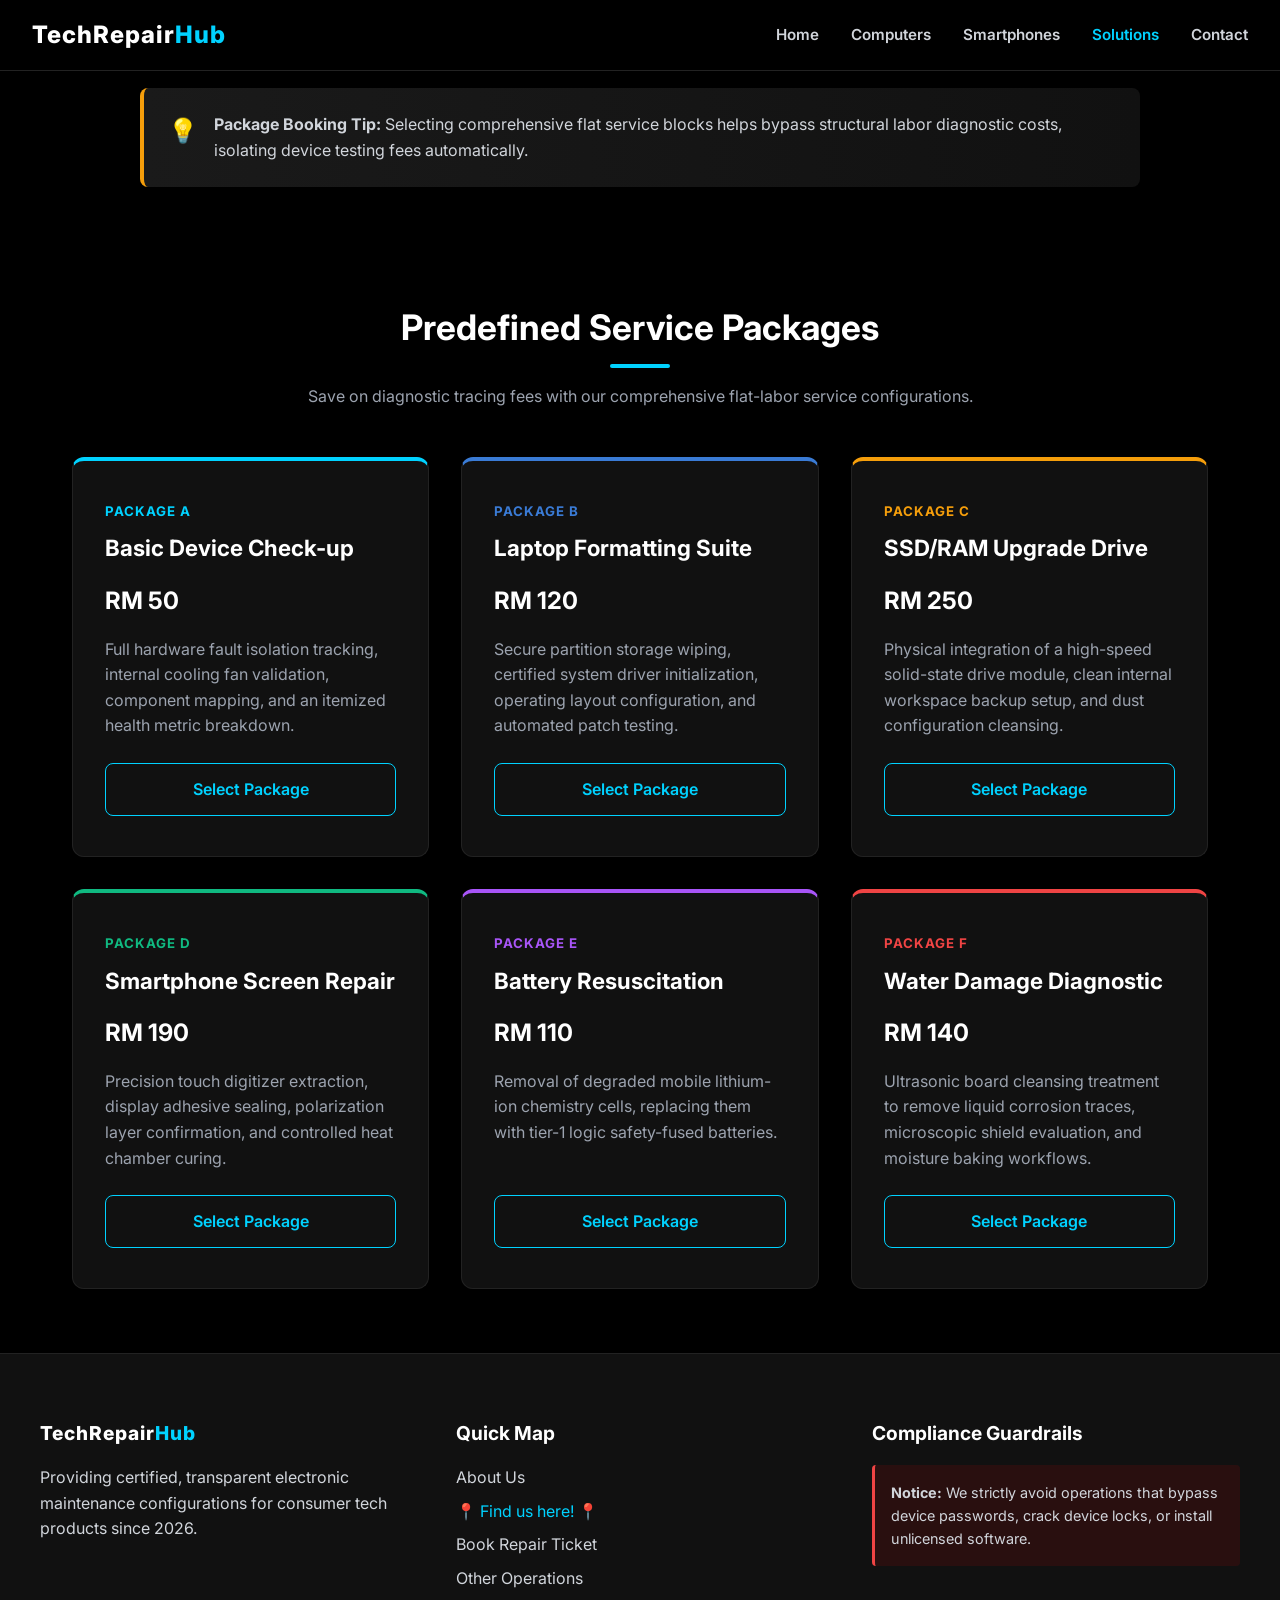
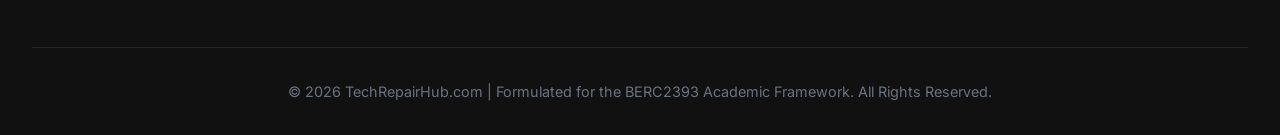
<file: other-services.html>
<!DOCTYPE html>
<html lang="en">
<head>
    <meta charset="UTF-8">
    <meta name="viewport" content="width=device-width, initial-scale=1.0">
    <title>Other Services | TechRepairHub</title>
    <link href="https://fonts.googleapis.com/css2?family=Inter:wght@300;400;600;800&display=swap" rel="stylesheet">
    <link rel="stylesheet" href="styles.css">
</head>
<body>
    <header class="main-header">
        <div class="nav-container">
            <a href="index.html" class="logo">TechRepair<span class="accent">Hub</span></a>
            <nav class="nav-bar">
                <ul>
                    <li><a href="index.html">Home</a></li>
                    <li><a href="computer-services.html">Computers</a></li>
                    <li><a href="smartphone-services.html">Smartphones</a></li>
                    <li><a href="other-services.html" class="active">Solutions</a></li>
                    <li><a href="contact.html">Contact</a></li>
                </ul>
            </nav>
        </div>
    </header>

    <div class="main-wrapper inner-page-pt">
        <div class="global-tip-banner reveal">
            <div class="tip-content">
                <span class="tip-icon">💡</span>
                <p><strong>Package Booking Tip:</strong> Selecting comprehensive flat service blocks helps bypass structural labor diagnostic costs, isolating device testing fees automatically.</p>
            </div>
        </div>

        <main class="container">
            <div class="section-header reveal">
                <h2 class="section-title">Predefined Service Packages</h2>
                <div class="title-underline"></div>
                <p class="subtitle">Save on diagnostic tracing fees with our comprehensive flat-labor service configurations.</p>
            </div>
            
            <div class="grid-cards">
                <div class="card reveal" style="border-top: 4px solid #00d2ff;">
                    <small style="color:#00d2ff; font-weight:bold; letter-spacing: 1px;">PACKAGE A</small>
                    <h3 style="margin-top:0.5rem;">Basic Device Check-up</h3>
                    <h2 style="color:var(--text-bright); margin-bottom:1rem;">RM 50</h2>
                    <p>Full hardware fault isolation tracking, internal cooling fan validation, component mapping, and an itemized health metric breakdown.</p>
                    <a href="booking.html?service=pkg-a" class="btn btn-secondary" style="margin-top:auto; text-align:center;">Select Package</a>
                </div>

                <div class="card reveal" style="border-top: 4px solid #3a7bd5;">
                    <small style="color:#3a7bd5; font-weight:bold; letter-spacing: 1px;">PACKAGE B</small>
                    <h3 style="margin-top:0.5rem;">Laptop Formatting Suite</h3>
                    <h2 style="color:var(--text-bright); margin-bottom:1rem;">RM 120</h2>
                    <p>Secure partition storage wiping, certified system driver initialization, operating layout configuration, and automated patch testing.</p>
                    <a href="booking.html?service=pkg-b" class="btn btn-secondary" style="margin-top:auto; text-align:center;">Select Package</a>
                </div>

                <div class="card reveal" style="border-top: 4px solid #f59e0b;">
                    <small style="color:#f59e0b; font-weight:bold; letter-spacing: 1px;">PACKAGE C</small>
                    <h3 style="margin-top:0.5rem;">SSD/RAM Upgrade Drive</h3>
                    <h2 style="color:var(--text-bright); margin-bottom:1rem;">RM 250</h2>
                    <p>Physical integration of a high-speed solid-state drive module, clean internal workspace backup setup, and dust configuration cleansing.</p>
                    <a href="booking.html?service=pkg-c" class="btn btn-secondary" style="margin-top:auto; text-align:center;">Select Package</a>
                </div>

                <div class="card reveal" style="border-top: 4px solid #10b981;">
                    <small style="color:#10b981; font-weight:bold; letter-spacing: 1px;">PACKAGE D</small>
                    <h3 style="margin-top:0.5rem;">Smartphone Screen Repair</h3>
                    <h2 style="color:var(--text-bright); margin-bottom:1rem;">RM 190</h2>
                    <p>Precision touch digitizer extraction, display adhesive sealing, polarization layer confirmation, and controlled heat chamber curing.</p>
                    <a href="booking.html?service=pkg-d" class="btn btn-secondary" style="margin-top:auto; text-align:center;">Select Package</a>
                </div>

                <div class="card reveal" style="border-top: 4px solid #a855f7;">
                    <small style="color:#a855f7; font-weight:bold; letter-spacing: 1px;">PACKAGE E</small>
                    <h3 style="margin-top:0.5rem;">Battery Resuscitation</h3>
                    <h2 style="color:var(--text-bright); margin-bottom:1rem;">RM 110</h2>
                    <p>Removal of degraded mobile lithium-ion chemistry cells, replacing them with tier-1 logic safety-fused batteries.</p>
                    <a href="booking.html?service=pkg-e" class="btn btn-secondary" style="margin-top:auto; text-align:center;">Select Package</a>
                </div>

                <div class="card reveal" style="border-top: 4px solid #ef4444;">
                    <small style="color:#ef4444; font-weight:bold; letter-spacing: 1px;">PACKAGE F</small>
                    <h3 style="margin-top:0.5rem;">Water Damage Diagnostic</h3>
                    <h2 style="color:var(--text-bright); margin-bottom:1rem;">RM 140</h2>
                    <p>Ultrasonic board cleansing treatment to remove liquid corrosion traces, microscopic shield evaluation, and moisture baking workflows.</p>
                    <a href="booking.html?service=pkg-f" class="btn btn-secondary" style="margin-top:auto; text-align:center;">Select Package</a>
                </div>
            </div>
        </main>
    </div>

    <footer class="reveal">
        <div class="footer-grid">
            <div class="footer-brand">
                <h4 class="logo">TechRepair<span class="accent">Hub</span></h4>
                <p>Providing certified, transparent electronic maintenance configurations for consumer tech products since 2026.</p>
            </div>
            <div class="footer-links">
                <h4>Quick Map</h4>
                <a href="about.html">About Us</a>

                <a href="https://www.google.com/maps?sca_esv=a61294bd7b2aaade&biw=1275&bih=725&sxsrf=ANbL-n7-K450p-tUqmH5SnEAJcj9sXtuuQ:1781362331522&kgmid=/g/11cn8s4kqf&shem=epsd1,rimspwouohc&shndl=30&kgs=ecf125a4846b8fcb&um=1&ie=UTF-8&fb=1&gl=my&sa=X&geocode=KcFuphls5NExMdoNBBYgnMCj&daddr=76100+Durian+Tunggal,+Malacca" target="_blank" style="color: var(--accent-cyan);">
                    📍 Find us here! 📍
                </a>
                <a href="booking.html">Book Repair Ticket</a>
                <a href="other-services.html">Other Operations</a>
            </div>
            <div class="footer-warning">
                <h4>Compliance Guardrails</h4>
                <div class="disclaimer-box">
                    <strong>Notice:</strong> We strictly avoid operations that bypass device passwords, crack device locks, or install unlicensed software.
                </div>
            </div>
        </div>
        <div class="footer-bottom">
            &copy; 2026 TechRepairHub.com | Formulated for the BERC2393 Academic Framework. All Rights Reserved.
        </div>
    </footer>
    <script src="script.js"></script>
</body>
</html>
</file>
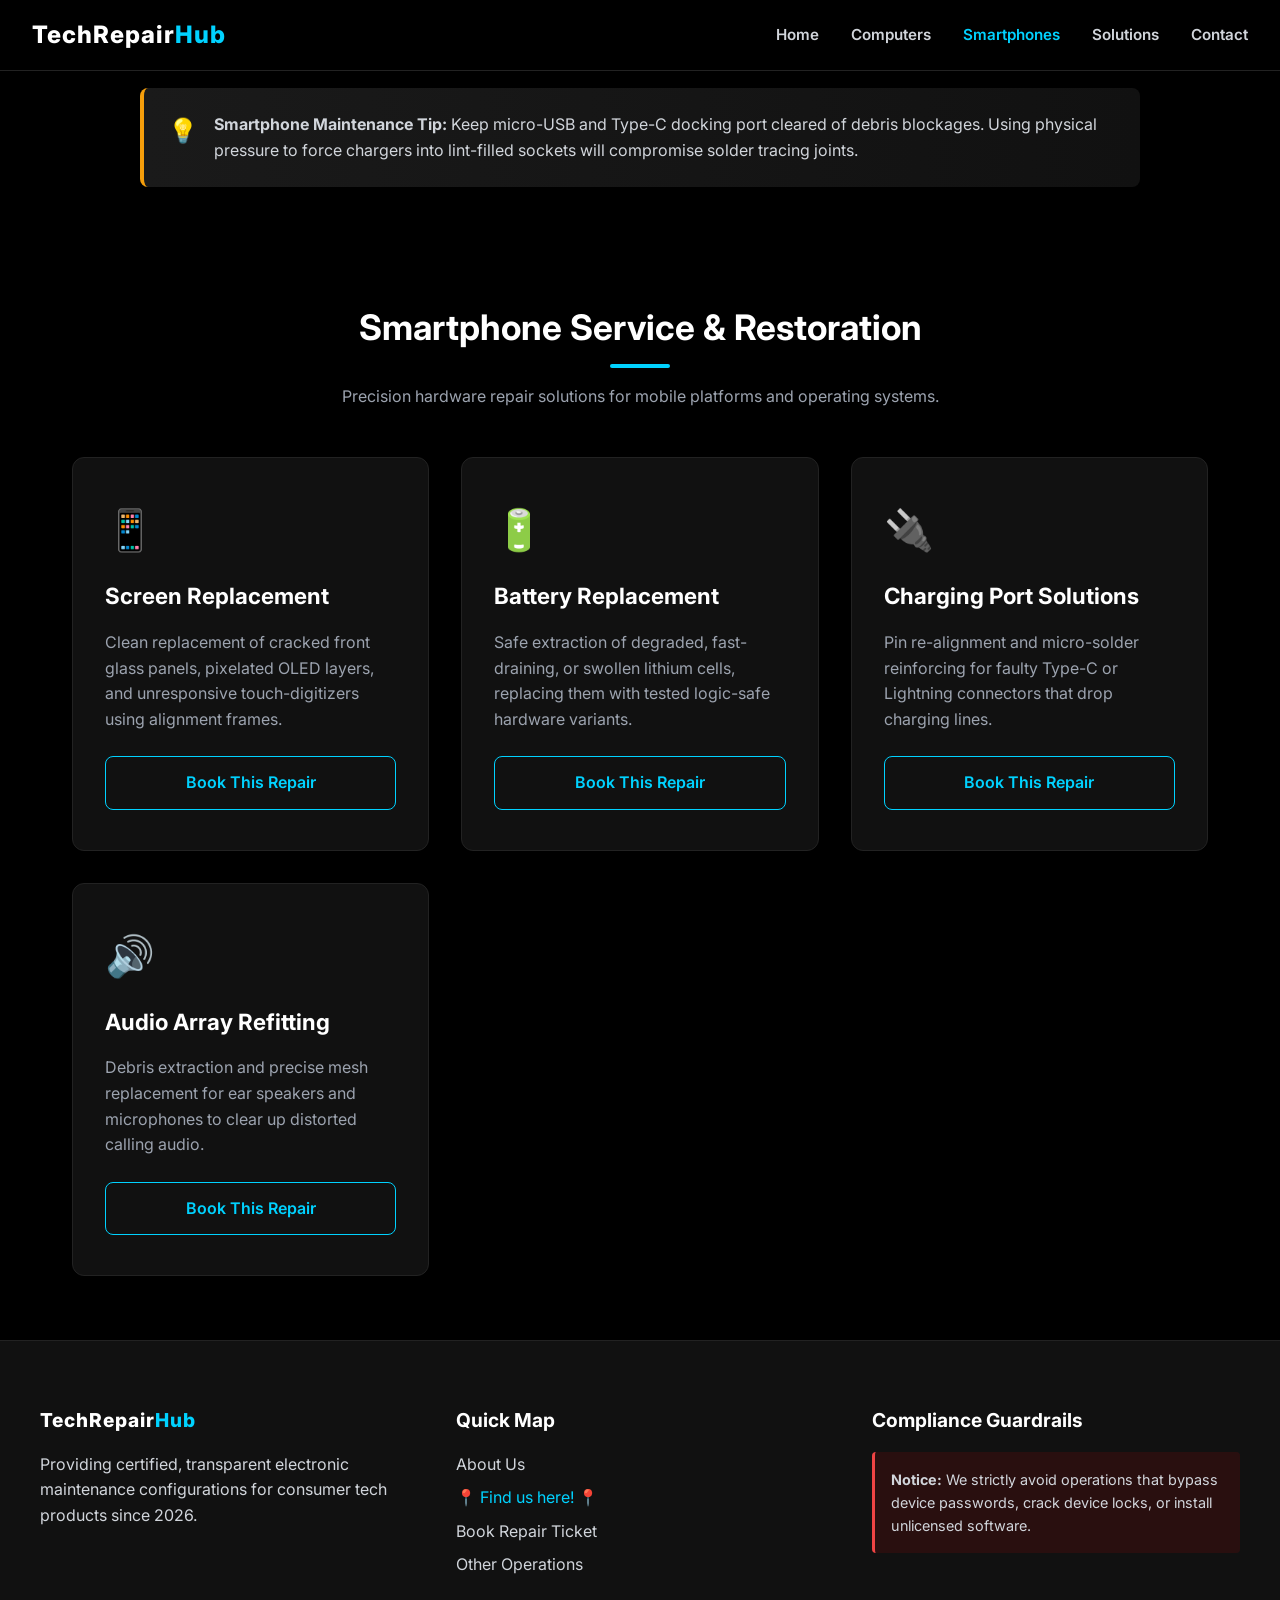
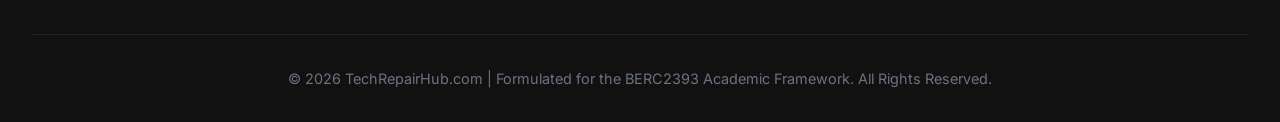
<file: smartphone-services.html>
<!DOCTYPE html>
<html lang="en">
<head>
    <meta charset="UTF-8">
    <meta name="viewport" content="width=device-width, initial-scale=1.0">
    <title>Smartphone Services | TechRepairHub</title>
    <link href="https://fonts.googleapis.com/css2?family=Inter:wght@300;400;600;800&display=swap" rel="stylesheet">
    <link rel="stylesheet" href="styles.css">
</head>
<body>
    <header class="main-header">
        <div class="nav-container">
            <a href="index.html" class="logo">TechRepair<span class="accent">Hub</span></a>
            <nav class="nav-bar">
                <ul>
                    <li><a href="index.html">Home</a></li>
                    <li><a href="computer-services.html">Computers</a></li>
                    <li><a href="smartphone-services.html" class="active">Smartphones</a></li>
                    <li><a href="other-services.html">Solutions</a></li>
                    <li><a href="contact.html">Contact</a></li>
                </ul>
            </nav>
        </div>
    </header>

    <div class="main-wrapper inner-page-pt">
        <div class="global-tip-banner reveal">
            <div class="tip-content">
                <span class="tip-icon">💡</span>
                <p><strong>Smartphone Maintenance Tip:</strong> Keep micro-USB and Type-C docking port cleared of debris blockages. Using physical pressure to force chargers into lint-filled sockets will compromise solder tracing joints.</p>
            </div>
        </div>

        <main class="container">
            <div class="section-header reveal">
                <h2 class="section-title">Smartphone Service & Restoration</h2>
                <div class="title-underline"></div>
                <p class="subtitle">Precision hardware repair solutions for mobile platforms and operating systems.</p>
            </div>
            
            <div class="grid-cards">
                <div class="card reveal">
                    <div class="card-icon">📱</div>
                    <h3>Screen Replacement</h3>
                    <p>Clean replacement of cracked front glass panels, pixelated OLED layers, and unresponsive touch-digitizers using alignment frames.</p>
                    <a href="booking.html?service=mobile-screen" class="btn btn-secondary" style="margin-top:auto; text-align:center;">Book This Repair</a>
                </div>
                <div class="card reveal">
                    <div class="card-icon">🔋</div>
                    <h3>Battery Replacement</h3>
                    <p>Safe extraction of degraded, fast-draining, or swollen lithium cells, replacing them with tested logic-safe hardware variants.</p>
                    <a href="booking.html?service=mobile-battery" class="btn btn-secondary" style="margin-top:auto; text-align:center;">Book This Repair</a>
                </div>
                <div class="card reveal">
                    <div class="card-icon">🔌</div>
                    <h3>Charging Port Solutions</h3>
                    <p>Pin re-alignment and micro-solder reinforcing for faulty Type-C or Lightning connectors that drop charging lines.</p>
                    <a href="booking.html?service=mobile-port" class="btn btn-secondary" style="margin-top:auto; text-align:center;">Book This Repair</a>
                </div>
                <div class="card reveal">
                    <div class="card-icon">🔊</div>
                    <h3>Audio Array Refitting</h3>
                    <p>Debris extraction and precise mesh replacement for ear speakers and microphones to clear up distorted calling audio.</p>
                    <a href="booking.html?service=mobile-audio" class="btn btn-secondary" style="margin-top:auto; text-align:center;">Book This Repair</a>
                </div>
            </div>
        </main>
    </div>

    <footer class="reveal">
        <div class="footer-grid">
            <div class="footer-brand">
                <h4 class="logo">TechRepair<span class="accent">Hub</span></h4>
                <p>Providing certified, transparent electronic maintenance configurations for consumer tech products since 2026.</p>
            </div>
            <div class="footer-links">
                <h4>Quick Map</h4>
                <a href="about.html">About Us</a>

                <a href="https://www.google.com/maps?q=Johor+Bahru,+Johor,+Malaysia" target="_blank" style="color: var(--accent-cyan);">
                    📍 Find us here! 📍
                </a>
                <a href="booking.html">Book Repair Ticket</a>
                <a href="other-services.html">Other Operations</a>
            </div>
            <div class="footer-warning">
                <h4>Compliance Guardrails</h4>
                <div class="disclaimer-box">
                    <strong>Notice:</strong> We strictly avoid operations that bypass device passwords, crack device locks, or install unlicensed software.
                </div>
            </div>
        </div>
        <div class="footer-bottom">
            &copy; 2026 TechRepairHub.com | Formulated for the BERC2393 Academic Framework. All Rights Reserved.
        </div>
    </footer>
    <script src="script.js"></script>
</body>
</html>
</file>
<file: styles.css>
/* --- CSS VARIABLES (Amoled Theme) --- */
:root {
    --amoled-black: #000000;
    --dark-surface: #0a0a0a;
    --card-bg: #111111;
    --text-main: #d1d5db;
    --text-bright: #ffffff;
    --accent-cyan: #00d2ff;
    --accent-blue: #3a7bd5;
    --border-color: #222222;
}

/* --- GLOBAL STYLES --- */
* {
    margin: 0;
    padding: 0;
    box-sizing: border-box;
}

body {
    background-color: var(--amoled-black);
    color: var(--text-main);
    font-family: 'Inter', system-ui, sans-serif;
    line-height: 1.6;
}

/* --- STICKY HEADER & NAV --- */
.main-header {
    position: fixed;
    top: 0;
    width: 100%;
    background: rgba(0, 0, 0, 0.85);
    backdrop-filter: blur(10px);
    border-bottom: 1px solid var(--border-color);
    z-index: 1000;
    padding: 1rem 0;
}

.nav-container {
    max-width: 1800px;
    margin: 0 auto;
    display: flex;
    justify-content: space-between;
    align-items: center;
    padding: 0 2rem;
}

.logo {
    font-size: 1.5rem;
    font-weight: 800;
    color: var(--text-bright);
    text-decoration: none;
    letter-spacing: 1px;
}

.logo .accent, .accent-text {
    color: var(--accent-cyan);
}

.nav-bar ul {
    list-style: none;
    display: flex;
    gap: 2rem;
    align-items: center;
}

.nav-bar a {
    color: var(--text-main);
    text-decoration: none;
    font-weight: 600;
    font-size: 0.95rem;
    transition: color 0.3s;
}

.nav-bar a:hover, .nav-bar a.active {
    color: var(--accent-cyan);
}

/* --- BUTTONS --- */
.btn {
    padding: 0.8rem 1.8rem;
    border: none;
    border-radius: 8px;
    font-weight: 600;
    cursor: pointer;
    text-decoration: none;
    transition: all 0.3s ease;
    display: inline-block;
}

.btn-primary {
    background: linear-gradient(135deg, var(--accent-blue), var(--accent-cyan));
    color: var(--amoled-black);
}

.btn-primary:hover {
    box-shadow: 0 0 20px rgba(0, 210, 255, 0.4);
    transform: translateY(-2px);
}

.btn-secondary {
    background: transparent;
    border: 1px solid var(--accent-cyan);
    color: var(--accent-cyan);
}

.btn-secondary:hover {
    background: var(--accent-cyan);
    color: var(--amoled-black);
}

.btn-nav {
    background: var(--accent-cyan);
    color: var(--amoled-black) !important;
    padding: 0.5rem 1.2rem;
    border-radius: 6px;
}

.btn-nav:hover {
    background: var(--text-bright);
    box-shadow: 0 0 15px rgba(0, 210, 255, 0.5);
}

.btn-admin {
    background: #f59e0b; 
    color: var(--amoled-black) !important;
    padding: 0.5rem 1.2rem;
    border-radius: 6px;
    font-weight: bold;
}

.btn-admin:hover {
    background: var(--text-bright);
    box-shadow: 0 0 15px rgba(245, 158, 11, 0.6); 
}

/* --- PARALLAX HERO --- */
.hero {
    margin-top: 70px; /* Accounts for sticky header */
    background-image: linear-gradient(to bottom, rgba(0, 0, 0, 0.6), var(--amoled-black)), url('https://images.unsplash.com/photo-1597872200969-2b65d56bd16b?ixlib=rb-4.0.3&auto=format&fit=crop&w=1920&q=80');
    background-attachment: fixed;
    background-position: center;
    background-repeat: no-repeat;
    background-size: cover;
    min-height: 75vh;
    display: flex;
    align-items: center;
    justify-content: center;
    text-align: center;
    padding: 2rem;
}

.hero-content h1 {
    font-size: 3.5rem;
    color: var(--text-bright);
    margin-bottom: 1rem;
    line-height: 1.2;
}

.hero-content p {
    font-size: 1.2rem;
    max-width: 700px;
    margin: 0 auto 2rem auto;
}

/* --- MAIN CONTAINER & HEADERS --- */
.container {
    max-width: 1200px;
    margin: 0 auto;
    padding: 4rem 2rem;
}

.section-header {
    text-align: center;
    margin-top: 5rem;    /* ADDED: Pushes the title far down from whatever is above it */
    margin-bottom: 3rem;
}

/* Ensures the very first title on the page doesn't get pushed too far down */
main.container .section-header:first-child {
    margin-top: 1rem;
}

.section-title {
    font-size: 2.2rem;
    color: var(--text-bright);
}

.title-underline {
    width: 60px;
    height: 4px;
    background: var(--accent-cyan);
    margin: 0.5rem auto;
    border-radius: 2px;
}

.subtitle {
    max-width: 700px;
    margin: 1rem auto;
    color: #9ca3af;
}

/* --- BANNER --- */
.global-tip-banner {
    background: linear-gradient(to right, #1a1a1a, var(--card-bg));
    border-left: 4px solid #f59e0b;
    padding: 1.5rem;
    margin: -2rem auto 2rem auto;
    max-width: 1000px;
    border-radius: 8px;
    position: relative;
    z-index: 10;
    box-shadow: 0 10px 30px rgba(0,0,0,0.5);
}

.tip-content {
    display: flex;
    align-items: flex-start;
    gap: 1rem;
}

.tip-icon {
    font-size: 1.5rem;
}

/* --- SERVICE CARDS --- */
.grid-cards {
    display: grid;
    grid-template-columns: repeat(auto-fit, minmax(300px, 1fr));
    gap: 2rem;
}

.card {
    background: var(--card-bg);
    border: 1px solid var(--border-color);
    padding: 2.5rem 2rem;
    border-radius: 12px;
    transition: all 0.4s ease;
    display: flex;
    flex-direction: column;
    flex: 1 1 300px; /* Allows cards to shrink/grow but keep base width */
    max-width: 380px; /* Prevents orphaned cards from stretching too wide */
}

.card:hover {
    transform: translateY(-10px);
    border-color: var(--accent-cyan);
    box-shadow: 0 10px 30px rgba(0, 210, 255, 0.1);
}

.card-icon {
    font-size: 2.5rem;
    margin-bottom: 1rem;
}

.card h3 {
    color: var(--text-bright);
    margin-bottom: 1rem;
    font-size: 1.4rem;
}

.card p {
    flex-grow: 1;
    margin-bottom: 1.5rem;
    color: #9ca3af;
}

.inline-tip {
    background: var(--dark-surface);
    padding: 0.8rem;
    border-radius: 6px;
    font-size: 0.85rem;
    margin-bottom: 1.5rem;
    border-left: 2px solid var(--accent-blue);
}

.card-link {
    color: var(--accent-cyan);
    text-decoration: none;
    font-weight: 600;
    margin-top: auto;
}

.card-link:hover {
    text-decoration: underline;
}

/* --- TABLES --- */
.table-wrapper {
    background: var(--card-bg);
    border: 1px solid var(--border-color);
    border-radius: 12px;
    overflow: hidden;
    margin-bottom: 5rem; /* ADDED: Adds a nice big gap below the table */
    box-shadow: 0 10px 30px rgba(0, 0, 0, 0.2); /* Bonus: added a subtle shadow to make it pop */
}

table {
    width: 100%;
    border-collapse: collapse;
}

th {
    background: var(--dark-surface);
    color: var(--accent-cyan);
    padding: 1.2rem;
    text-align: left;
    font-weight: 600;
    border-bottom: 1px solid var(--border-color);
}

td {
    padding: 1.2rem;
    border-bottom: 1px solid var(--border-color);
}

tr:last-child td {
    border-bottom: none;
}

tr:hover {
    background: rgba(255, 255, 255, 0.02);
}

.price {
    font-weight: 600;
    color: var(--text-bright);
}

.tiny-text {
    font-size: 0.8rem;
    color: #6b7280;
}

/* --- BEFORE/AFTER PORTFOLIO --- */
.before-after-center-wrapper {
    display: flex;
    justify-content: center;
}

.before-after-container {
    background: var(--card-bg);
    padding: 2rem;
    border-radius: 12px;
    border: 1px solid var(--border-color);
    width: 100%;
    max-width: 800px;
}

.image-frame {
    border-radius: 8px;
    overflow: hidden;
    border: 1px solid var(--border-color);
    margin-bottom: 1.5rem;
}

.slider-img {
    width: 100%;
    height: auto;
    max-height: 35vh;
    display: block;
}

.controls {
    text-align: center;
    width: 100%;
}

.controls .btn {
        width: 100%; 
    }

/* --- FOOTER --- */
footer {
    background: var(--card-bg);
    border-top: 1px solid var(--border-color);
    padding: 4rem 2rem 2rem 2rem;
}

.footer-grid {
    max-width: 1200px;
    margin: 0 auto;
    display: grid;
    grid-template-columns: repeat(auto-fit, minmax(250px, 1fr));
    gap: 3rem;
    margin-bottom: 3rem;
}

.footer-grid h4 {
    color: var(--text-bright);
    margin-bottom: 1rem;
    font-size: 1.2rem;
}

.footer-links a {
    display: block;
    color: var(--text-main);
    text-decoration: none;
    margin-bottom: 0.5rem;
}

.footer-links a:hover {
    color: var(--accent-cyan);
}

.disclaimer-box {
    background: rgba(255, 0, 0, 0.1);
    border-left: 3px solid #ef4444;
    padding: 1rem;
    border-radius: 4px;
    font-size: 0.9rem;
}

.footer-bottom {
    text-align: center;
    padding-top: 2rem;
    border-top: 1px solid var(--border-color);
    color: #6b7280;
    font-size: 0.9rem;
}

/* --- SCROLL REVEAL ANIMATIONS --- */
.reveal {
    opacity: 0;
    transform: translateY(40px);
    transition: all 0.8s ease-out;
}

.reveal.active {
    opacity: 1;
    transform: translateY(0);
}

/* --- FORMS & INNER PAGES (Amoled Theme Additions) --- */
.inner-page-pt {
    padding-top: 120px; /* Pushes content down so it isn't hidden by the sticky header */
}

.form-group {
    margin-bottom: 1.5rem;
    text-align: left;
}

.form-group label {
    display: block;
    margin-bottom: 0.5rem;
    font-weight: 600;
    color: var(--text-bright);
}

.form-control {
    width: 100%;
    padding: 1rem;
    background: var(--dark-surface);
    border: 1px solid var(--border-color);
    color: var(--text-bright);
    border-radius: 8px;
    font-family: inherit;
    transition: all 0.3s;
}

.form-control:focus {
    outline: none;
    border-color: var(--accent-cyan);
    box-shadow: 0 0 15px rgba(0, 210, 255, 0.2);
}

textarea.form-control {
    resize: vertical;
}

.testimonial-author {
    color: var(--accent-cyan);
    font-weight: 700;
    margin-top: 1rem;
    text-align: right;
}

.dynamic-field {
    display: none; /* This is crucial! It keeps the field hidden initially */
    opacity: 0;
    transform: translateY(-10px);
    transition: all 0.4s ease;
}

.dynamic-field.show {
    display: block; /* The JS adds this class to make it visible */
    animation: dropDownFade 0.4s forwards;
}

@keyframes dropDownFade {
    to {
        opacity: 1;
        transform: translateY(0);
    }
}

/* --- PORTFOLIO SLIDER CAROUSEL (MINIMALIST & MOBILE OPTIMIZED) --- */
.portfolio-carousel-wrapper {
    position: relative;
    max-width: 900px;
    margin: 0 auto;
    display: flex;
    align-items: center;
    justify-content: center;
}

.carousel-viewport {
    width: 100%;
    overflow: hidden; 
    background: var(--card-bg);
    border-radius: 12px;
    border: 1px solid var(--border-color);
    box-shadow: 0 10px 30px rgba(0, 0, 0, 0.5);
}

.carousel-track {
    display: flex;
    width: 100%;
    transition: transform 0.6s cubic-bezier(0.25, 1, 0.5, 1); 
    align-items: center; /* This perfectly centers images vertically to fix the empty space! */
}

.carousel-slide {
    min-width: 100%; 
    /* CHANGED: Increased the side padding from 2rem to 5rem to make a perfect gap for the buttons! */
    padding: 2.5rem 5rem; 
    box-sizing: border-box;
    display: flex;
    flex-direction: column;
    align-items: center;
    justify-content: center;
}

/* Image Centering Rules */
.image-frame {
    width: 100%;
    border-radius: 8px;
    overflow: hidden;
    border: 1px solid var(--border-color);
    margin-bottom: 1.5rem;
    display: flex;
    justify-content: center;
    background: #000; /* Creates a cinematic black background for narrower images */
}

.slider-img {
    width: 100%;
    max-height: 500px; /* Stops vertical images from stretching the card out of control */
    object-fit: contain; /* Forces the image to perfectly center and scale */
    display: block;
}

/* Minimalist Side Navigation Arrows (Rectangles instead of Circles) */
.carousel-nav {
    position: absolute;
    top: 42%; /* Sits higher up, perfectly aligned with the image */
    transform: translateY(-50%);
    background: rgba(10, 10, 10, 0.75); /* Minimalist dark glass effect */
    color: var(--text-bright);
    border: 1px solid rgba(255, 255, 255, 0.15);
    width: 44px;
    height: 64px; /* Makes it a rectangle */
    border-radius: 8px; /* Smooth corners */
    font-size: 1.2rem;
    font-weight: bold;
    cursor: pointer;
    z-index: 10;
    transition: all 0.3s ease;
    display: flex;
    align-items: center;
    justify-content: center;
    backdrop-filter: blur(5px); /* Frosted glass blur */
}

.carousel-nav:hover {
    background: var(--accent-cyan);
    color: var(--amoled-black);
    border-color: var(--accent-cyan);
    box-shadow: 0 0 15px rgba(0, 210, 255, 0.4);
}

/* Placed fully INSIDE the borders */
.prev-btn {
    left: 1.5rem; 
}

.next-btn {
    right: 1.5rem; 
}

/* --- ABOUT US: TEAM GRID (EDGE-TO-EDGE IMAGE DESIGN) --- */
/* --- ABOUT US: TEAM GRID (3 TOP, 2 BOTTOM) --- */
.team-grid {
    display: flex;
    flex-wrap: wrap;
    gap: 2rem;
    justify-content: center;
    max-width: 1050px;
    margin: 0 auto;
}

.team-card {
    background: var(--card-bg);
    border: 1px solid var(--border-color);
    border-radius: 12px;
    padding: 0;
    text-align: left;
    flex: 0 0 300px;
    max-width: 300px;
    transition: all 0.4s ease;
    overflow: hidden;
    display: flex;
    flex-direction: column;
}

.team-card:hover {
    transform: translateY(-10px);
    border-color: var(--accent-cyan);
    box-shadow: 0 10px 30px rgba(0, 210, 255, 0.1);
}

.team-img {
    width: 100%;
    height: 280px;
    background: #1a1a1a;
    object-fit: cover;
    display: block;
    border: none;
    border-radius: 0;
    box-shadow: none;
}

.team-content {
    padding: 1.5rem;
    display: flex;
    flex-direction: column;
    flex-grow: 1;
}

.team-content h3 {
    color: var(--text-bright);
    font-size: 1.4rem;
    margin-bottom: 0.6rem;
}

.team-role {
    display: inline-block;
    background: rgba(0, 210, 255, 0.1);
    color: var(--accent-cyan);
    padding: 0.4rem 0.8rem;
    border-radius: 20px;
    font-size: 0.85rem;
    font-weight: 700;
    margin-bottom: 1rem;
    align-self: flex-start;
}

.team-experience {
    display: flex;
    align-items: center;
    gap: 0.5rem;
    font-size: 0.95rem;
    color: #cbd5e1;
    margin-bottom: 1.2rem;
}

.team-desc {
    font-size: 0.9rem;
    color: #9ca3af;
    line-height: 1.5;
    margin-bottom: 1.5rem;
    flex-grow: 3;
}

/* Mobile specific tweaks for a flawless app-like fit */
@media (max-width: 768px) {
    ..carousel-slide {
    min-width: 100%; 
    /* CHANGED: Increased the side padding from 2rem to 5rem to make a perfect gap for the buttons! */
    padding: 1rem 2.8rem;
    box-sizing: border-box;
    display: flex;
    flex-direction: column;
    align-items: center;
    justify-content: center;
}

/* Placed perfectly centered in the new side-margins */
   .prev-btn { 
        left: 0.3rem; 
        width: 32px;
        height: 48px;
        font-size: 1.1rem;
    }

  .next-btn { 
        right: 0.3rem; 
        width: 32px;
        height: 48px;
        font-size: 1.1rem;
    }

.carousel-nav {
    position: absolute;
    top: 38%; /* Adjusted slightly to perfectly center with the image */
    transform: translateY(-50%);
    background: rgba(10, 10, 10, 0.75); 
    color: var(--text-bright);
    border: 1px solid rgba(255, 255, 255, 0.15);
    width: 44px;
    height: 64px; 
    border-radius: 8px; 
    font-size: 1.2rem;
    font-weight: bold;
    cursor: pointer;
    z-index: 10;
    transition: all 0.3s ease;
    display: flex;
    align-items: center;
    justify-content: center;
    backdrop-filter: blur(5px); 
}


/* =====================================================================
   📱 MOBILE RESPONSIVENESS (Only applies to screens 768px or smaller)
   ===================================================================== */

@media (max-width: 768px) {
    
    /* 1. Un-stick the header so it doesn't block the tiny phone screen */
    .main-header {
        position: relative;
        padding: 1rem 0.5rem;
    }

    /* 2. Stack the navigation links neatly and center the logo */
    .nav-container {
        flex-direction: column;
        gap: 1rem;
        padding: 0;
    }
    
    .nav-bar ul {
        flex-wrap: wrap;
        justify-content: center;
        gap: 0.8rem;
    }
    
    .nav-bar a {
        font-size: 0.85rem;
    }

    /* 3. Remove the top-spacing since the header is no longer sticky */
    .hero {
        margin-top: 0;
        min-height: 50vh;
        padding: 3rem 1rem;
    }
    
    .inner-page-pt {
        padding-top: 2rem;
    }

    /* 4. Scale down massive PC text sizes */
    .hero-content h1 {
        font-size: 2.2rem;
    }
    
    .hero-content p {
        font-size: 1rem;
    }
    
    .section-title {
        font-size: 1.8rem;
    }

    /* 5. Shrink padding & margins so they don't waste phone screen space */
    .container {
        padding: 2rem 1rem;
    }
    
    .card {
        padding: 1.5rem;
    }

    /* Force the booking form card to not have massive 3rem padding */
    .card[style*="padding: 3rem"] {
        padding: 1.5rem !important;
    }

    .global-tip-banner {
        margin: 1rem;
        padding: 1.2rem;
        flex-direction: column;
    }

    /* 6. Stack Grid Cards 1-by-1 instead of trying to fit side-by-side */
    .grid-cards {
    display: flex;
    flex-wrap: wrap;
    justify-content: center; /* This perfectly centers the bottom row! */
    gap: 2rem;
    max-width: 1200px;
    margin: 0 auto;
}

    /* 7. Let the Pricing Table scroll horizontally so it doesn't crush the layout */
    .table-wrapper {
        overflow-x: auto;
        -webkit-overflow-scrolling: touch; /* Smooth scrolling on iOS */
    }
    
    /* 8. Make Footer stack cleanly */
    .footer-grid {
        grid-template-columns: 1fr;
        gap: 2rem;
        text-align: center;
    }
}
</file>
